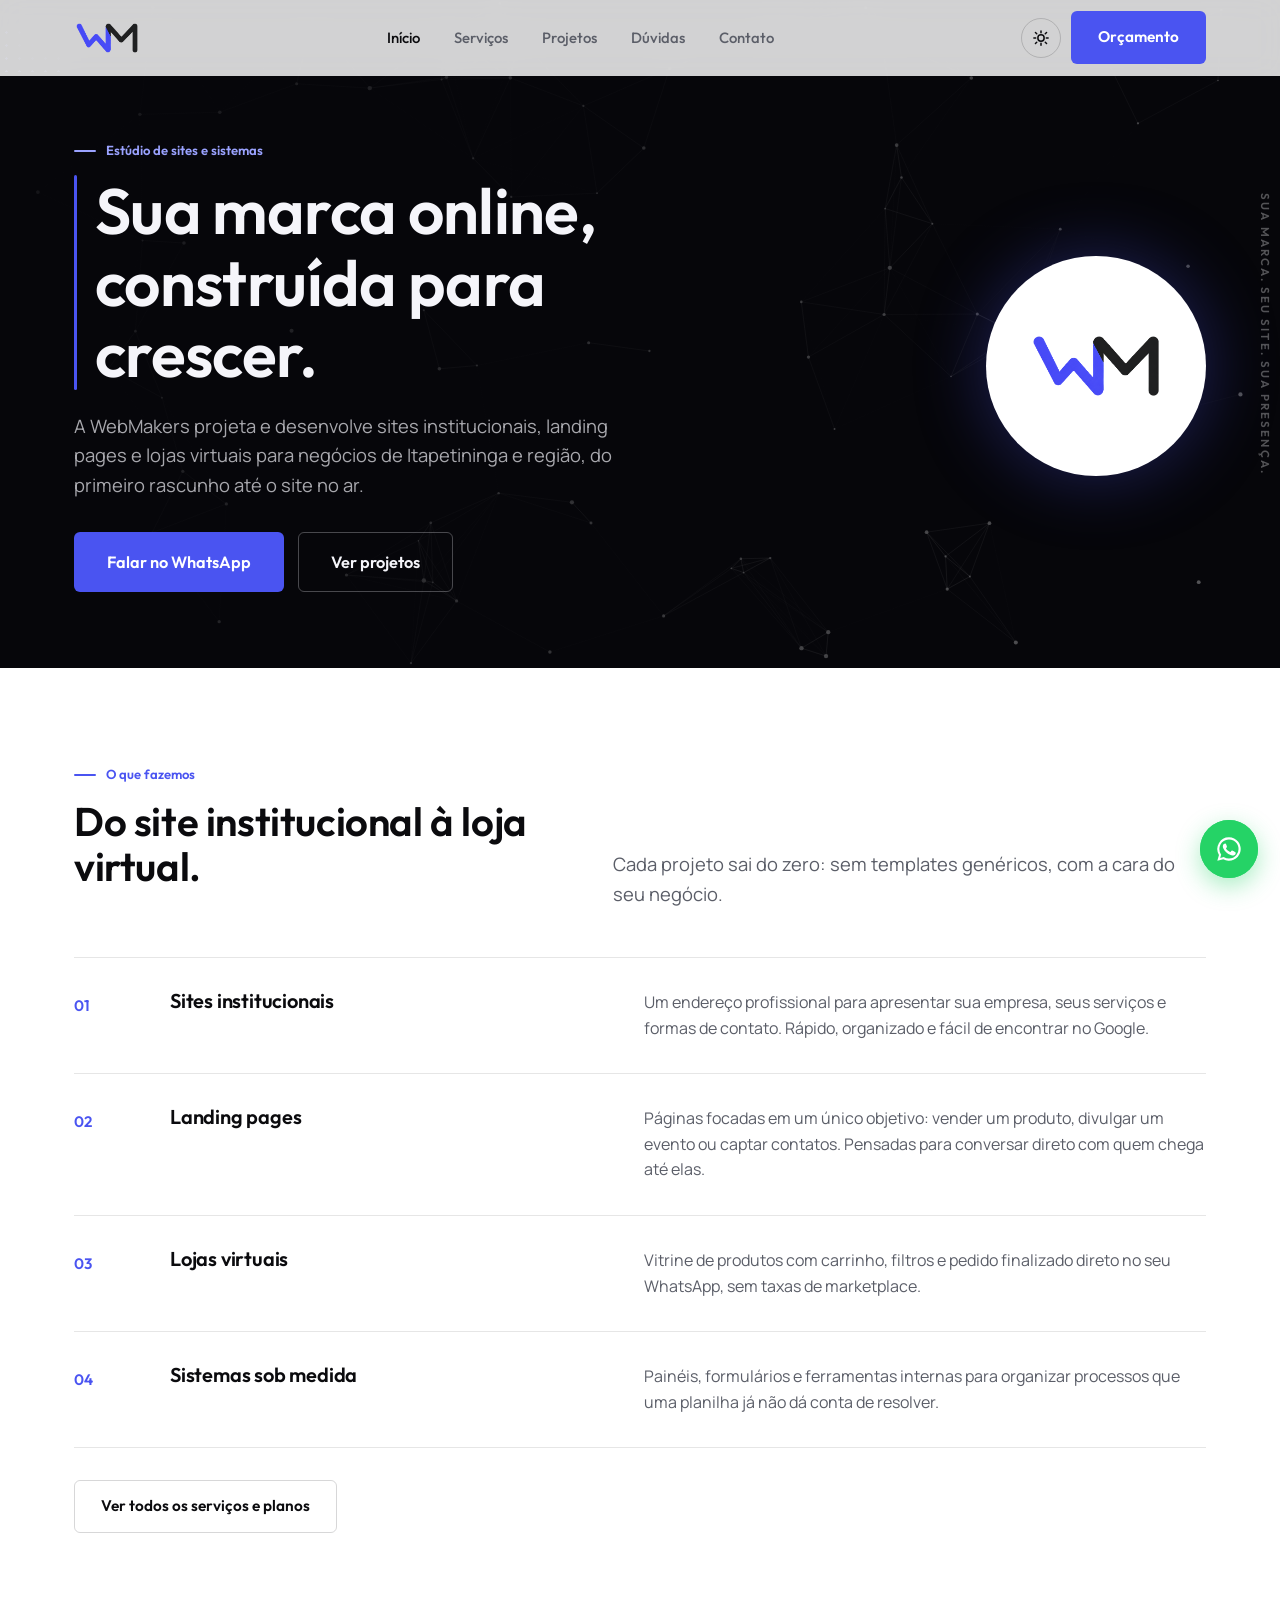
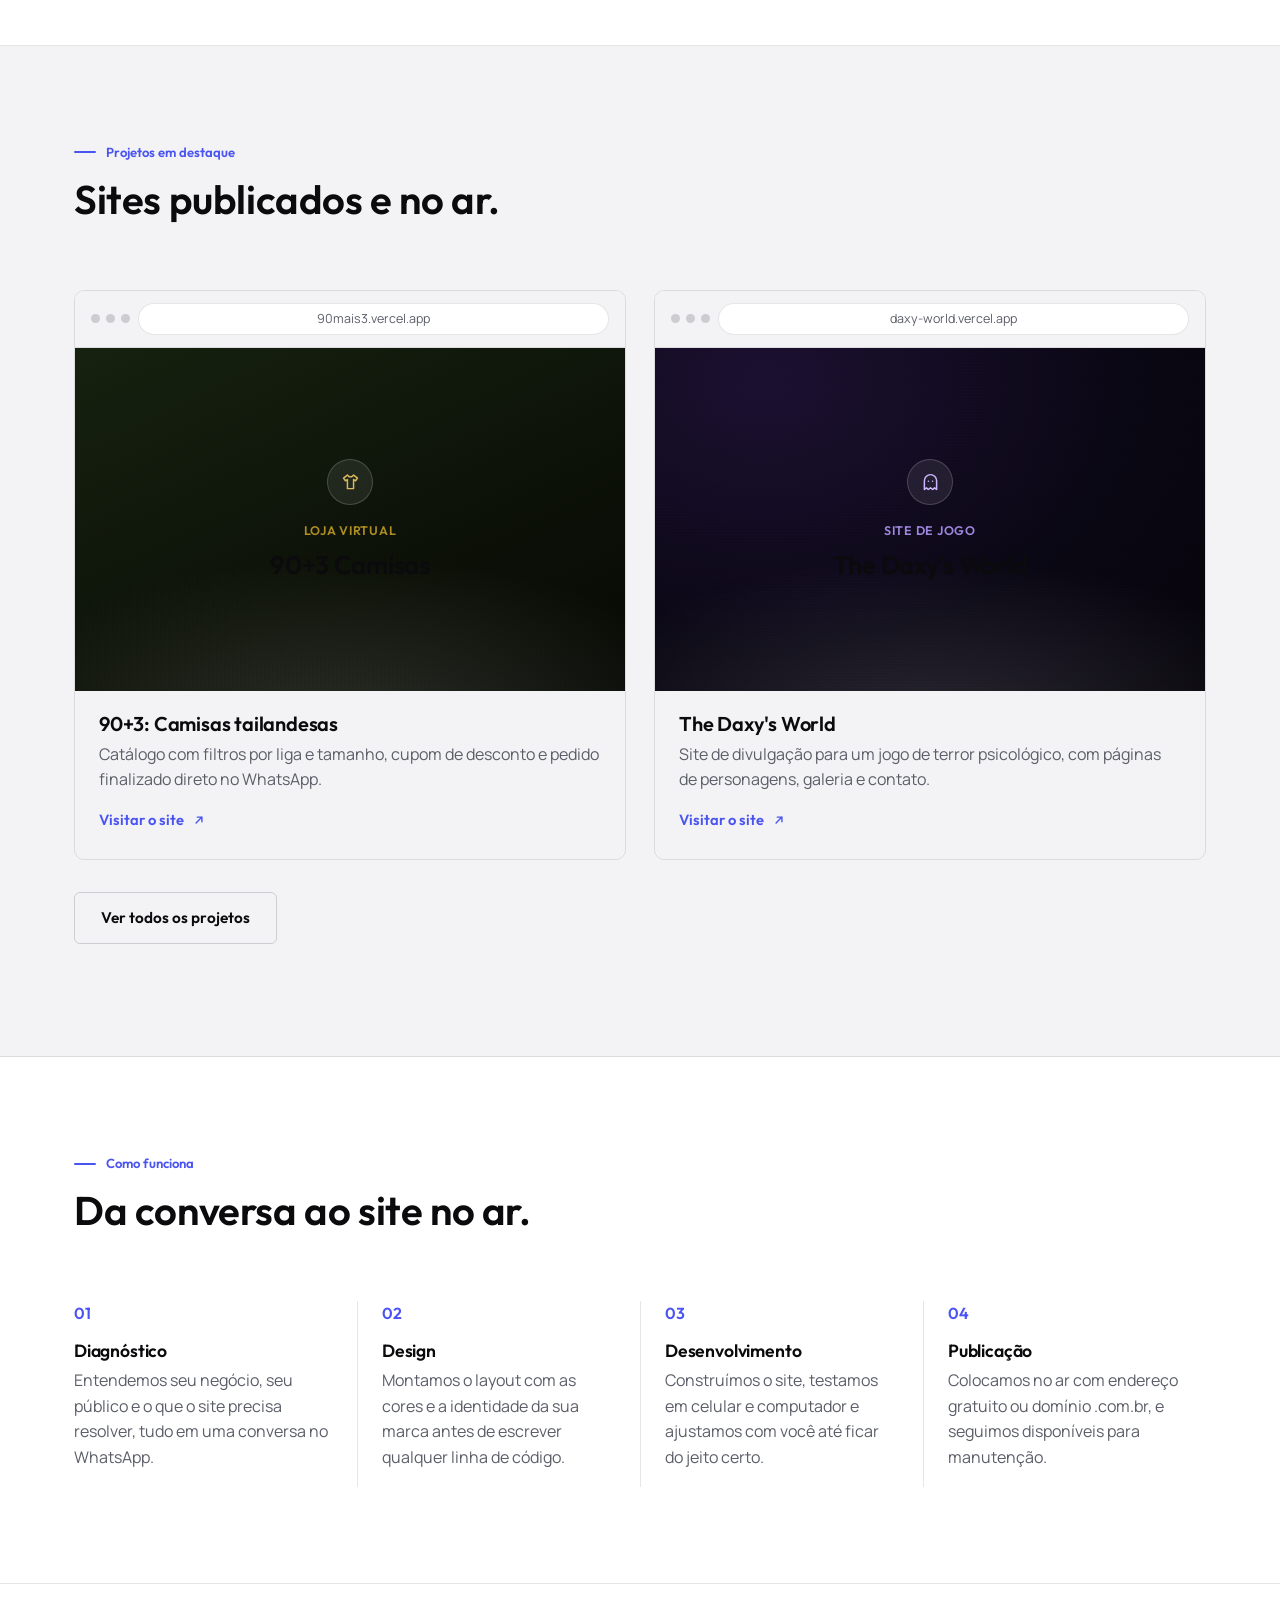
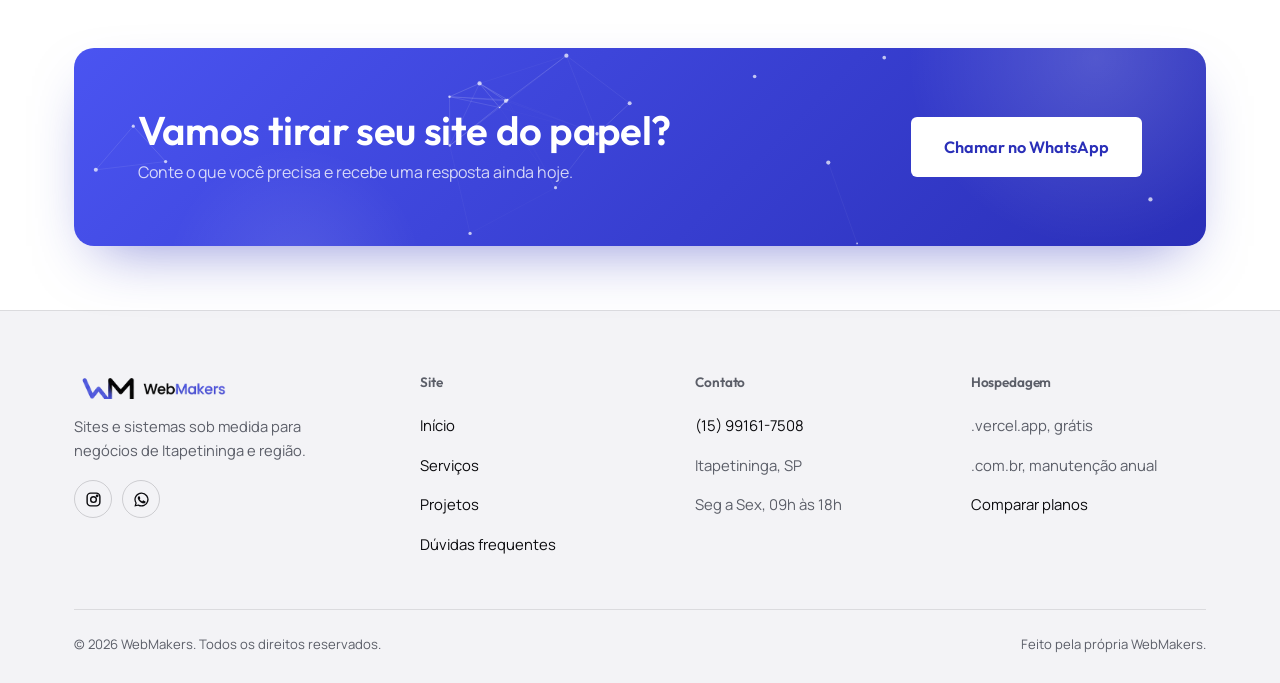
<file: index.html>
<!doctype html>
<html lang="pt-BR" data-theme="light">
<head>
<meta charset="UTF-8">
<meta name="viewport" content="width=device-width, initial-scale=1.0">
<title>WebMakers | Sites e sistemas sob medida em Itapetininga</title>
<meta name="description" content="A WebMakers cria sites institucionais, landing pages, lojas virtuais e sistemas sob medida para negócios de Itapetininga e região. Fale com a gente pelo WhatsApp.">
<link rel="icon" href="assets/favicon-32.png" sizes="32x32" type="image/png">
<link rel="icon" href="assets/favicon-192.png" sizes="192x192" type="image/png">
<link rel="apple-touch-icon" href="assets/apple-touch-icon.png">
<link rel="preconnect" href="https://fonts.googleapis.com">
<link rel="preconnect" href="https://fonts.gstatic.com" crossorigin>
<link href="https://fonts.googleapis.com/css2?family=Outfit:wght@500;600;700&family=Manrope:wght@400;500;600;700&display=swap" rel="stylesheet">
<link rel="stylesheet" href="css/style.css">
</head>
<body>

<header class="site-header">
  <div class="container">
    <a href="index.html" class="brand" aria-label="Página inicial da WebMakers">
      <img class="mark-light" src="assets/icon-mark.png" alt="WebMakers">
      <img class="mark-dark" src="assets/icon-mark-dark.png" alt="WebMakers">
    </a>

    <nav class="nav-desktop" aria-label="Navegação principal">
      <a href="index.html" aria-current="page">Início</a>
      <a href="servicos.html">Serviços</a>
      <a href="projetos.html">Projetos</a>
      <a href="faq.html">Dúvidas</a>
      <a href="contato.html">Contato</a>
    </nav>

    <div class="header-actions">
      <button class="theme-toggle" type="button" aria-label="Alternar tema claro/escuro" aria-pressed="false">
        <svg class="icon-sun" viewBox="0 0 24 24" fill="none" stroke="currentColor" stroke-width="2" stroke-linecap="round"><circle cx="12" cy="12" r="4.2"/><path d="M12 2.5v2.4M12 19.1v2.4M4.6 4.6l1.7 1.7M17.7 17.7l1.7 1.7M2.5 12h2.4M19.1 12h2.4M4.6 19.4l1.7-1.7M17.7 6.3l1.7-1.7"/></svg>
        <svg class="icon-moon" viewBox="0 0 24 24" fill="none" stroke="currentColor" stroke-width="2" stroke-linecap="round" stroke-linejoin="round"><path d="M20 14.5A8.5 8.5 0 1 1 9.5 4a6.8 6.8 0 0 0 10.5 10.5z"/></svg>
      </button>
      <a href="contato.html" class="btn btn-primary">Orçamento</a>
      <button class="nav-toggle" type="button" aria-label="Abrir menu" aria-expanded="false">
        <span></span><span></span><span></span>
      </button>
    </div>
  </div>
</header>

<nav class="mobile-nav" aria-label="Navegação móvel">
  <a href="index.html">Início</a>
  <a href="servicos.html">Serviços</a>
  <a href="projetos.html">Projetos</a>
  <a href="faq.html">Dúvidas</a>
  <a href="contato.html">Contato</a>
  <a href="https://wa.me/5515991617508" class="btn btn-primary btn-block" target="_blank" rel="noopener">Falar no WhatsApp</a>
</nav>

<main id="conteudo">

  <!-- HERO -->
  <section class="hero network-bg" data-max-particles="85" data-density="8000" data-link-dist="140">
    <div class="hero-decor">
      <span class="dot-grid dot-grid--tl"></span>
      <span class="hero-tagline-vertical">SUA MARCA. SEU SITE. SUA PRESENÇA.</span>
    </div>
    <div class="container">
      <div class="hero-inner">
        <div class="hero-copy">
          <p class="eyebrow">Estúdio de sites e sistemas</p>
          <div class="hero-heading">
            <span class="hero-rule" aria-hidden="true"></span>
            <h1>Sua marca online, construída para crescer.</h1>
          </div>
          <p class="lede">A WebMakers projeta e desenvolve sites institucionais, landing pages e lojas virtuais para negócios de Itapetininga e região, do primeiro rascunho até o site no ar.</p>
          <div class="hero-ctas">
            <a href="https://wa.me/5515991617508?text=Ol%C3%A1%2C%20vim%20pelo%20site%20e%20quero%20um%20or%C3%A7amento" class="btn btn-primary btn-lg" target="_blank" rel="noopener">Falar no WhatsApp</a>
            <a href="projetos.html" class="btn btn-outline btn-lg">Ver projetos</a>
          </div>
        </div>

        <div class="hero-badge">
          <div class="hero-badge-circle">
            <img src="assets/icon-mark.png" alt="Símbolo WM da WebMakers">
          </div>
        </div>
      </div>
    </div>
  </section>

  <!-- SERVICES OVERVIEW -->
  <section class="section">
    <div class="container">
      <div class="section-head">
        <div>
          <p class="eyebrow">O que fazemos</p>
          <h2>Do site institucional à loja virtual.</h2>
        </div>
        <p class="lede">Cada projeto sai do zero: sem templates genéricos, com a cara do seu negócio.</p>
      </div>

      <div class="signal-list">
        <div class="signal-item">
          <span class="idx">01</span>
          <h3>Sites institucionais</h3>
          <p>Um endereço profissional para apresentar sua empresa, seus serviços e formas de contato. Rápido, organizado e fácil de encontrar no Google.</p>
        </div>
        <div class="signal-item">
          <span class="idx">02</span>
          <h3>Landing pages</h3>
          <p>Páginas focadas em um único objetivo: vender um produto, divulgar um evento ou captar contatos. Pensadas para conversar direto com quem chega até elas.</p>
        </div>
        <div class="signal-item">
          <span class="idx">03</span>
          <h3>Lojas virtuais</h3>
          <p>Vitrine de produtos com carrinho, filtros e pedido finalizado direto no seu WhatsApp, sem taxas de marketplace.</p>
        </div>
        <div class="signal-item">
          <span class="idx">04</span>
          <h3>Sistemas sob medida</h3>
          <p>Painéis, formulários e ferramentas internas para organizar processos que uma planilha já não dá conta de resolver.</p>
        </div>
      </div>

      <p style="margin-top:32px;"><a href="servicos.html" class="btn btn-outline">Ver todos os serviços e planos</a></p>
    </div>
  </section>

  <!-- FEATURED PROJECTS -->
  <section class="section section--cloud">
    <div class="container">
      <div class="section-head">
        <div>
          <p class="eyebrow">Projetos em destaque</p>
          <h2>Sites publicados e no ar.</h2>
        </div>
      </div>

      <div class="project-grid">
        <a class="project-card" href="https://90mais3.vercel.app" target="_blank" rel="noopener">
          <div class="browser-chrome">
            <div class="dots"><span></span><span></span><span></span></div>
            <div class="url">90mais3.vercel.app</div>
          </div>
          <div class="project-preview preview--futebol">
            <div class="preview-label">
              <div class="preview-icon">
                <svg viewBox="0 0 24 24" fill="none" stroke="currentColor" stroke-width="1.7" stroke-linecap="round" stroke-linejoin="round"><path d="M8.5 3.5 4 7l2.2 3 2.3-1.3V19h7V8.7L17.8 10 20 7l-4.5-3.5-2 2h-3z"/></svg>
              </div>
              <p class="kicker">Loja virtual</p>
              <h4>90+3 Camisas</h4>
            </div>
          </div>
          <div class="project-body">
            <h3>90+3: Camisas tailandesas</h3>
            <p>Catálogo com filtros por liga e tamanho, cupom de desconto e pedido finalizado direto no WhatsApp.</p>
            <span class="project-link">Visitar o site
              <svg width="14" height="14" viewBox="0 0 24 24" fill="none" stroke="currentColor" stroke-width="2.4" stroke-linecap="round" stroke-linejoin="round"><path d="M7 17 17 7M9 7h8v8"/></svg>
            </span>
          </div>
        </a>

        <a class="project-card" href="https://daxy-world.vercel.app" target="_blank" rel="noopener">
          <div class="browser-chrome">
            <div class="dots"><span></span><span></span><span></span></div>
            <div class="url">daxy-world.vercel.app</div>
          </div>
          <div class="project-preview preview--daxy">
            <div class="preview-label">
              <div class="preview-icon">
                <svg viewBox="0 0 24 24" fill="none" stroke="currentColor" stroke-width="1.7" stroke-linecap="round" stroke-linejoin="round"><path d="M5 20V10a7 7 0 0 1 14 0v10l-2.4-1.9-2 1.9-2.6-1.9-2.6 1.9-2-1.9z"/><circle cx="9.6" cy="10.5" r=".9" fill="currentColor" stroke="none"/><circle cx="14.4" cy="10.5" r=".9" fill="currentColor" stroke="none"/></svg>
              </div>
              <p class="kicker">Site de jogo</p>
              <h4>The Daxy's World</h4>
            </div>
          </div>
          <div class="project-body">
            <h3>The Daxy's World</h3>
            <p>Site de divulgação para um jogo de terror psicológico, com páginas de personagens, galeria e contato.</p>
            <span class="project-link">Visitar o site
              <svg width="14" height="14" viewBox="0 0 24 24" fill="none" stroke="currentColor" stroke-width="2.4" stroke-linecap="round" stroke-linejoin="round"><path d="M7 17 17 7M9 7h8v8"/></svg>
            </span>
          </div>
        </a>
      </div>

      <p style="margin-top:32px;"><a href="projetos.html" class="btn btn-outline">Ver todos os projetos</a></p>
    </div>
  </section>

  <!-- PROCESS -->
  <section class="section">
    <div class="container">
      <div class="section-head">
        <div>
          <p class="eyebrow">Como funciona</p>
          <h2>Da conversa ao site no ar.</h2>
        </div>
      </div>
      <div class="steps">
        <div class="step">
          <span class="idx">01</span>
          <h3>Diagnóstico</h3>
          <p>Entendemos seu negócio, seu público e o que o site precisa resolver, tudo em uma conversa no WhatsApp.</p>
        </div>
        <div class="step">
          <span class="idx">02</span>
          <h3>Design</h3>
          <p>Montamos o layout com as cores e a identidade da sua marca antes de escrever qualquer linha de código.</p>
        </div>
        <div class="step">
          <span class="idx">03</span>
          <h3>Desenvolvimento</h3>
          <p>Construímos o site, testamos em celular e computador e ajustamos com você até ficar do jeito certo.</p>
        </div>
        <div class="step">
          <span class="idx">04</span>
          <h3>Publicação</h3>
          <p>Colocamos no ar com endereço gratuito ou domínio .com.br, e seguimos disponíveis para manutenção.</p>
        </div>
      </div>
    </div>
  </section>

  <!-- CTA -->
  <section class="section--tight">
    <div class="container">
      <div class="cta-band network-bg" data-max-particles="40" data-density="9500" data-link-dist="110">
        <div>
          <h2>Vamos tirar seu site do papel?</h2>
          <p>Conte o que você precisa e recebe uma resposta ainda hoje.</p>
        </div>
        <a href="https://wa.me/5515991617508?text=Ol%C3%A1%2C%20vim%20pelo%20site%20e%20quero%20um%20or%C3%A7amento" class="btn btn-primary btn-lg" target="_blank" rel="noopener">Chamar no WhatsApp</a>
      </div>
    </div>
  </section>

</main>

<footer class="site-footer">
  <div class="container">
    <div class="footer-top">
      <div class="footer-brand">
        <img class="logo-light" src="assets/logo-light.png" alt="WebMakers">
        <img class="logo-dark" src="assets/logo-dark.png" alt="WebMakers">
        <p>Sites e sistemas sob medida para negócios de Itapetininga e região.</p>
        <div class="footer-social">
          <a href="https://www.instagram.com/webmaker.itape/" target="_blank" rel="noopener" aria-label="Instagram da WebMakers">
            <svg width="17" height="17" viewBox="0 0 24 24" fill="none" stroke="currentColor" stroke-width="2"><rect x="3" y="3" width="18" height="18" rx="5"/><circle cx="12" cy="12" r="4"/><circle cx="17.2" cy="6.8" r="1"/></svg>
          </a>
          <a href="https://wa.me/5515991617508" target="_blank" rel="noopener" aria-label="WhatsApp da WebMakers">
            <svg width="17" height="17" viewBox="0 0 24 24" fill="currentColor"><path d="M12 2a10 10 0 0 0-8.6 15.1L2 22l5.1-1.3A10 10 0 1 0 12 2zm0 18.2a8.2 8.2 0 0 1-4.2-1.1l-.3-.2-3 .8.8-2.9-.2-.3A8.2 8.2 0 1 1 12 20.2zm4.5-6.1c-.2-.1-1.5-.7-1.7-.8-.2-.1-.4-.1-.6.1-.2.2-.7.8-.8 1-.2.2-.3.2-.5.1-.2-.1-1-.4-2-1.2-.7-.6-1.2-1.4-1.4-1.6-.1-.2 0-.4.1-.5.1-.1.2-.3.4-.4.1-.2.2-.3.2-.5.1-.2 0-.4 0-.5 0-.1-.6-1.5-.8-2-.2-.5-.4-.4-.6-.4h-.5c-.2 0-.5.1-.7.3-.2.2-.9.9-.9 2.2s1 2.6 1.1 2.7c.1.2 2 3 4.7 4.2.7.3 1.2.5 1.6.6.7.2 1.3.2 1.8.1.5-.1 1.5-.6 1.7-1.2.2-.6.2-1.1.2-1.2-.1-.1-.3-.2-.5-.3z"/></svg>
          </a>
        </div>
      </div>

      <div class="footer-col">
        <h4>Site</h4>
        <ul>
          <li><a href="index.html">Início</a></li>
          <li><a href="servicos.html">Serviços</a></li>
          <li><a href="projetos.html">Projetos</a></li>
          <li><a href="faq.html">Dúvidas frequentes</a></li>
        </ul>
      </div>

      <div class="footer-col">
        <h4>Contato</h4>
        <ul>
          <li><a href="https://wa.me/5515991617508" target="_blank" rel="noopener">(15) 99161-7508</a></li>
          <li><span class="muted">Itapetininga, SP</span></li>
          <li><span class="muted">Seg a Sex, 09h às 18h</span></li>
        </ul>
      </div>

      <div class="footer-col">
        <h4>Hospedagem</h4>
        <ul>
          <li><span class="muted">.vercel.app, grátis</span></li>
          <li><span class="muted">.com.br, manutenção anual</span></li>
          <li><a href="servicos.html">Comparar planos</a></li>
        </ul>
      </div>
    </div>

    <div class="footer-bottom">
      <span>© <span data-year>2026</span> WebMakers. Todos os direitos reservados.</span>
      <span>Feito pela própria WebMakers.</span>
    </div>
  </div>
</footer>

<a class="wa-float" href="https://wa.me/5515991617508?text=Ol%C3%A1%2C%20vim%20pelo%20site%20e%20quero%20um%20or%C3%A7amento" target="_blank" rel="noopener" aria-label="Falar no WhatsApp">
  <svg viewBox="0 0 24 24" fill="currentColor"><path d="M12 2a10 10 0 0 0-8.6 15.1L2 22l5.1-1.3A10 10 0 1 0 12 2zm0 18.2a8.2 8.2 0 0 1-4.2-1.1l-.3-.2-3 .8.8-2.9-.2-.3A8.2 8.2 0 1 1 12 20.2zm4.5-6.1c-.2-.1-1.5-.7-1.7-.8-.2-.1-.4-.1-.6.1-.2.2-.7.8-.8 1-.2.2-.3.2-.5.1-.2-.1-1-.4-2-1.2-.7-.6-1.2-1.4-1.4-1.6-.1-.2 0-.4.1-.5.1-.1.2-.3.4-.4.1-.2.2-.3.2-.5.1-.2 0-.4 0-.5 0-.1-.6-1.5-.8-2-.2-.5-.4-.4-.6-.4h-.5c-.2 0-.5.1-.7.3-.2.2-.9.9-.9 2.2s1 2.6 1.1 2.7c.1.2 2 3 4.7 4.2.7.3 1.2.5 1.6.6.7.2 1.3.2 1.8.1.5-.1 1.5-.6 1.7-1.2.2-.6.2-1.1.2-1.2-.1-.1-.3-.2-.5-.3z"/></svg>
</a>

<script src="js/main.js"></script>
<script src="js/network-bg.js"></script>
</body>
</html>
</file>
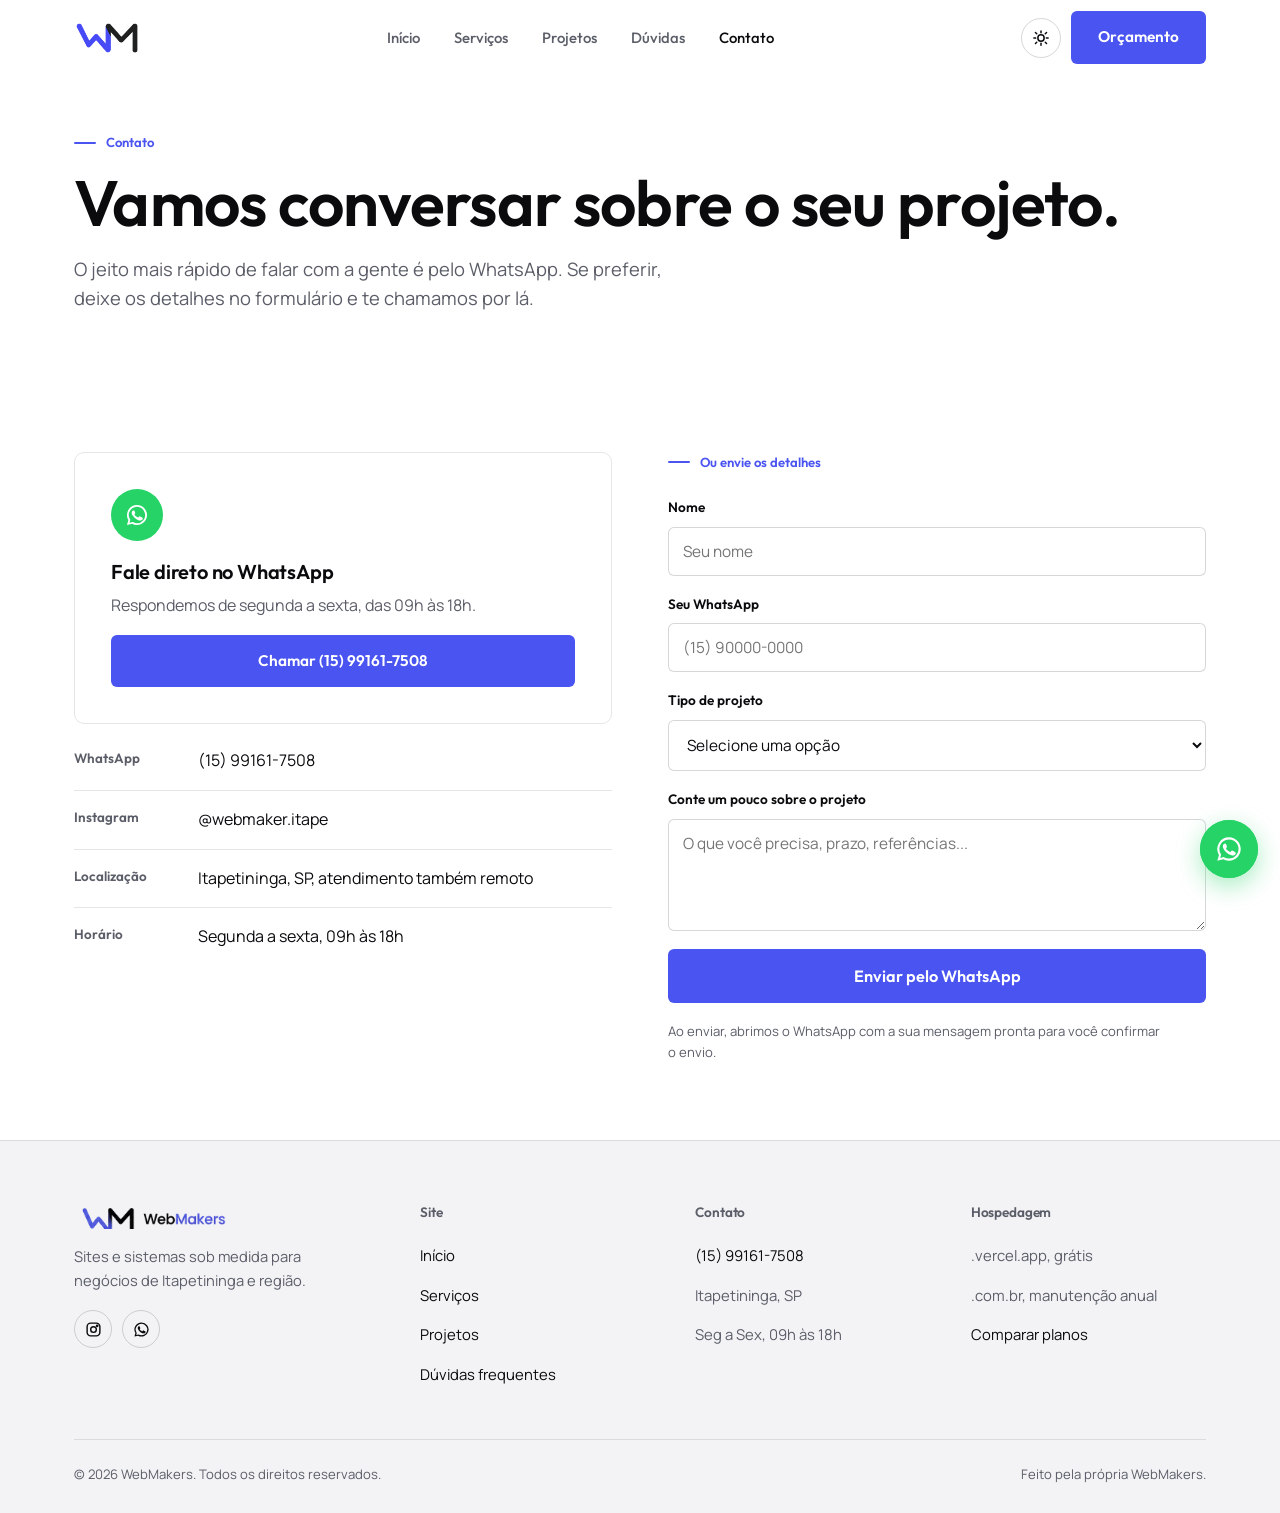
<file: contato.html>
<!doctype html>
<html lang="pt-BR" data-theme="light">
<head>
<meta charset="UTF-8">
<meta name="viewport" content="width=device-width, initial-scale=1.0">
<title>WebMakers | Contato</title>
<meta name="description" content="Fale com a WebMakers pelo WhatsApp (15) 99161-7508 ou envie os detalhes do seu projeto pelo formulário.">
<link rel="icon" href="assets/favicon-32.png" sizes="32x32" type="image/png">
<link rel="icon" href="assets/favicon-192.png" sizes="192x192" type="image/png">
<link rel="apple-touch-icon" href="assets/apple-touch-icon.png">
<link rel="preconnect" href="https://fonts.googleapis.com">
<link rel="preconnect" href="https://fonts.gstatic.com" crossorigin>
<link href="https://fonts.googleapis.com/css2?family=Outfit:wght@500;600;700&family=Manrope:wght@400;500;600;700&display=swap" rel="stylesheet">
<link rel="stylesheet" href="css/style.css">
</head>
<body>

<header class="site-header">
  <div class="container">
    <a href="index.html" class="brand" aria-label="Página inicial da WebMakers">
      <img class="mark-light" src="assets/icon-mark.png" alt="WebMakers">
      <img class="mark-dark" src="assets/icon-mark-dark.png" alt="WebMakers">
    </a>

    <nav class="nav-desktop" aria-label="Navegação principal">
      <a href="index.html">Início</a>
      <a href="servicos.html">Serviços</a>
      <a href="projetos.html">Projetos</a>
      <a href="faq.html">Dúvidas</a>
      <a href="contato.html" aria-current="page">Contato</a>
    </nav>

    <div class="header-actions">
      <button class="theme-toggle" type="button" aria-label="Alternar tema claro/escuro" aria-pressed="false">
        <svg class="icon-sun" viewBox="0 0 24 24" fill="none" stroke="currentColor" stroke-width="2" stroke-linecap="round"><circle cx="12" cy="12" r="4.2"/><path d="M12 2.5v2.4M12 19.1v2.4M4.6 4.6l1.7 1.7M17.7 17.7l1.7 1.7M2.5 12h2.4M19.1 12h2.4M4.6 19.4l1.7-1.7M17.7 6.3l1.7-1.7"/></svg>
        <svg class="icon-moon" viewBox="0 0 24 24" fill="none" stroke="currentColor" stroke-width="2" stroke-linecap="round" stroke-linejoin="round"><path d="M20 14.5A8.5 8.5 0 1 1 9.5 4a6.8 6.8 0 0 0 10.5 10.5z"/></svg>
      </button>
      <a href="contato.html" class="btn btn-primary">Orçamento</a>
      <button class="nav-toggle" type="button" aria-label="Abrir menu" aria-expanded="false">
        <span></span><span></span><span></span>
      </button>
    </div>
  </div>
</header>

<nav class="mobile-nav" aria-label="Navegação móvel">
  <a href="index.html">Início</a>
  <a href="servicos.html">Serviços</a>
  <a href="projetos.html">Projetos</a>
  <a href="faq.html">Dúvidas</a>
  <a href="contato.html">Contato</a>
  <a href="https://wa.me/5515991617508" class="btn btn-primary btn-block" target="_blank" rel="noopener">Falar no WhatsApp</a>
</nav>

<main id="conteudo">

  <section class="page-hero">
    <div class="container">
      <p class="eyebrow">Contato</p>
      <h1>Vamos conversar sobre o seu projeto.</h1>
      <p class="lede">O jeito mais rápido de falar com a gente é pelo WhatsApp. Se preferir, deixe os detalhes no formulário e te chamamos por lá.</p>
    </div>
  </section>

  <section class="section--tight">
    <div class="container">
      <div class="contact-grid">

        <div>
          <div class="whatsapp-card">
            <div class="wa-icon">
              <svg width="24" height="24" viewBox="0 0 24 24" fill="currentColor"><path d="M12 2a10 10 0 0 0-8.6 15.1L2 22l5.1-1.3A10 10 0 1 0 12 2zm0 18.2a8.2 8.2 0 0 1-4.2-1.1l-.3-.2-3 .8.8-2.9-.2-.3A8.2 8.2 0 1 1 12 20.2zm4.5-6.1c-.2-.1-1.5-.7-1.7-.8-.2-.1-.4-.1-.6.1-.2.2-.7.8-.8 1-.2.2-.3.2-.5.1-.2-.1-1-.4-2-1.2-.7-.6-1.2-1.4-1.4-1.6-.1-.2 0-.4.1-.5.1-.1.2-.3.4-.4.1-.2.2-.3.2-.5.1-.2 0-.4 0-.5 0-.1-.6-1.5-.8-2-.2-.5-.4-.4-.6-.4h-.5c-.2 0-.5.1-.7.3-.2.2-.9.9-.9 2.2s1 2.6 1.1 2.7c.1.2 2 3 4.7 4.2.7.3 1.2.5 1.6.6.7.2 1.3.2 1.8.1.5-.1 1.5-.6 1.7-1.2.2-.6.2-1.1.2-1.2-.1-.1-.3-.2-.5-.3z"/></svg>
            </div>
            <h3>Fale direto no WhatsApp</h3>
            <p>Respondemos de segunda a sexta, das 09h às 18h.</p>
            <a href="https://wa.me/5515991617508?text=Ol%C3%A1%2C%20vim%20pelo%20site%20e%20quero%20um%20or%C3%A7amento" class="btn btn-primary btn-block" target="_blank" rel="noopener">Chamar (15) 99161-7508</a>
          </div>

          <div style="margin-top:8px;">
            <div class="contact-detail">
              <span class="label">WhatsApp</span>
              <span class="value"><a href="https://wa.me/5515991617508" target="_blank" rel="noopener">(15) 99161-7508</a></span>
            </div>
            <div class="contact-detail">
              <span class="label">Instagram</span>
              <span class="value"><a href="https://www.instagram.com/webmaker.itape/" target="_blank" rel="noopener">@webmaker.itape</a></span>
            </div>
            <div class="contact-detail">
              <span class="label">Localização</span>
              <span class="value">Itapetininga, SP, atendimento também remoto</span>
            </div>
            <div class="contact-detail">
              <span class="label">Horário</span>
              <span class="value">Segunda a sexta, 09h às 18h</span>
            </div>
          </div>
        </div>

        <form class="contact-form" id="contactForm">
          <p class="eyebrow" style="margin-bottom:6px;">Ou envie os detalhes</p>
          <div class="field">
            <label for="name">Nome</label>
            <input type="text" id="name" name="name" placeholder="Seu nome" required>
          </div>
          <div class="field">
            <label for="phone">Seu WhatsApp</label>
            <input type="tel" id="phone" name="phone" placeholder="(15) 90000-0000" required>
          </div>
          <div class="field">
            <label for="service">Tipo de projeto</label>
            <select id="service" name="service" required>
              <option value="" disabled selected>Selecione uma opção</option>
              <option>Site institucional</option>
              <option>Landing page</option>
              <option>Loja virtual</option>
              <option>Sistema sob medida</option>
              <option>Manutenção de site existente</option>
              <option>Ainda não sei</option>
            </select>
          </div>
          <div class="field">
            <label for="message">Conte um pouco sobre o projeto</label>
            <textarea id="message" name="message" rows="4" placeholder="O que você precisa, prazo, referências..."></textarea>
          </div>
          <button type="submit" class="btn btn-primary btn-lg btn-block">Enviar pelo WhatsApp</button>
          <p class="form-note">Ao enviar, abrimos o WhatsApp com a sua mensagem pronta para você confirmar o envio.</p>
        </form>

      </div>
    </div>
  </section>

</main>

<footer class="site-footer">
  <div class="container">
    <div class="footer-top">
      <div class="footer-brand">
        <img class="logo-light" src="assets/logo-light.png" alt="WebMakers">
        <img class="logo-dark" src="assets/logo-dark.png" alt="WebMakers">
        <p>Sites e sistemas sob medida para negócios de Itapetininga e região.</p>
        <div class="footer-social">
          <a href="https://www.instagram.com/webmaker.itape/" target="_blank" rel="noopener" aria-label="Instagram da WebMakers">
            <svg width="17" height="17" viewBox="0 0 24 24" fill="none" stroke="currentColor" stroke-width="2"><rect x="3" y="3" width="18" height="18" rx="5"/><circle cx="12" cy="12" r="4"/><circle cx="17.2" cy="6.8" r="1"/></svg>
          </a>
          <a href="https://wa.me/5515991617508" target="_blank" rel="noopener" aria-label="WhatsApp da WebMakers">
            <svg width="17" height="17" viewBox="0 0 24 24" fill="currentColor"><path d="M12 2a10 10 0 0 0-8.6 15.1L2 22l5.1-1.3A10 10 0 1 0 12 2zm0 18.2a8.2 8.2 0 0 1-4.2-1.1l-.3-.2-3 .8.8-2.9-.2-.3A8.2 8.2 0 1 1 12 20.2zm4.5-6.1c-.2-.1-1.5-.7-1.7-.8-.2-.1-.4-.1-.6.1-.2.2-.7.8-.8 1-.2.2-.3.2-.5.1-.2-.1-1-.4-2-1.2-.7-.6-1.2-1.4-1.4-1.6-.1-.2 0-.4.1-.5.1-.1.2-.3.4-.4.1-.2.2-.3.2-.5.1-.2 0-.4 0-.5 0-.1-.6-1.5-.8-2-.2-.5-.4-.4-.6-.4h-.5c-.2 0-.5.1-.7.3-.2.2-.9.9-.9 2.2s1 2.6 1.1 2.7c.1.2 2 3 4.7 4.2.7.3 1.2.5 1.6.6.7.2 1.3.2 1.8.1.5-.1 1.5-.6 1.7-1.2.2-.6.2-1.1.2-1.2-.1-.1-.3-.2-.5-.3z"/></svg>
          </a>
        </div>
      </div>

      <div class="footer-col">
        <h4>Site</h4>
        <ul>
          <li><a href="index.html">Início</a></li>
          <li><a href="servicos.html">Serviços</a></li>
          <li><a href="projetos.html">Projetos</a></li>
          <li><a href="faq.html">Dúvidas frequentes</a></li>
        </ul>
      </div>

      <div class="footer-col">
        <h4>Contato</h4>
        <ul>
          <li><a href="https://wa.me/5515991617508" target="_blank" rel="noopener">(15) 99161-7508</a></li>
          <li><span class="muted">Itapetininga, SP</span></li>
          <li><span class="muted">Seg a Sex, 09h às 18h</span></li>
        </ul>
      </div>

      <div class="footer-col">
        <h4>Hospedagem</h4>
        <ul>
          <li><span class="muted">.vercel.app, grátis</span></li>
          <li><span class="muted">.com.br, manutenção anual</span></li>
          <li><a href="servicos.html">Comparar planos</a></li>
        </ul>
      </div>
    </div>

    <div class="footer-bottom">
      <span>© <span data-year>2026</span> WebMakers. Todos os direitos reservados.</span>
      <span>Feito pela própria WebMakers.</span>
    </div>
  </div>
</footer>

<a class="wa-float" href="https://wa.me/5515991617508?text=Ol%C3%A1%2C%20vim%20pelo%20site%20e%20quero%20um%20or%C3%A7amento" target="_blank" rel="noopener" aria-label="Falar no WhatsApp">
  <svg viewBox="0 0 24 24" fill="currentColor"><path d="M12 2a10 10 0 0 0-8.6 15.1L2 22l5.1-1.3A10 10 0 1 0 12 2zm0 18.2a8.2 8.2 0 0 1-4.2-1.1l-.3-.2-3 .8.8-2.9-.2-.3A8.2 8.2 0 1 1 12 20.2zm4.5-6.1c-.2-.1-1.5-.7-1.7-.8-.2-.1-.4-.1-.6.1-.2.2-.7.8-.8 1-.2.2-.3.2-.5.1-.2-.1-1-.4-2-1.2-.7-.6-1.2-1.4-1.4-1.6-.1-.2 0-.4.1-.5.1-.1.2-.3.4-.4.1-.2.2-.3.2-.5.1-.2 0-.4 0-.5 0-.1-.6-1.5-.8-2-.2-.5-.4-.4-.6-.4h-.5c-.2 0-.5.1-.7.3-.2.2-.9.9-.9 2.2s1 2.6 1.1 2.7c.1.2 2 3 4.7 4.2.7.3 1.2.5 1.6.6.7.2 1.3.2 1.8.1.5-.1 1.5-.6 1.7-1.2.2-.6.2-1.1.2-1.2-.1-.1-.3-.2-.5-.3z"/></svg>
</a>

<script src="js/main.js"></script>
<script>
  (function () {
    var form = document.getElementById("contactForm");
    if (!form) return;
    form.addEventListener("submit", function (e) {
      e.preventDefault();
      var name = document.getElementById("name").value.trim();
      var phone = document.getElementById("phone").value.trim();
      var service = document.getElementById("service").value.trim();
      var message = document.getElementById("message").value.trim();

      var lines = [
        "Olá! Vim pelo site da WebMakers.",
        "Nome: " + name,
        "WhatsApp: " + phone,
        "Tipo de projeto: " + service
      ];
      if (message) lines.push("Detalhes: " + message);

      var text = encodeURIComponent(lines.join("\n"));
      window.open("https://wa.me/5515991617508?text=" + text, "_blank", "noopener");
    });
  })();
</script>
</body>
</html>
</file>
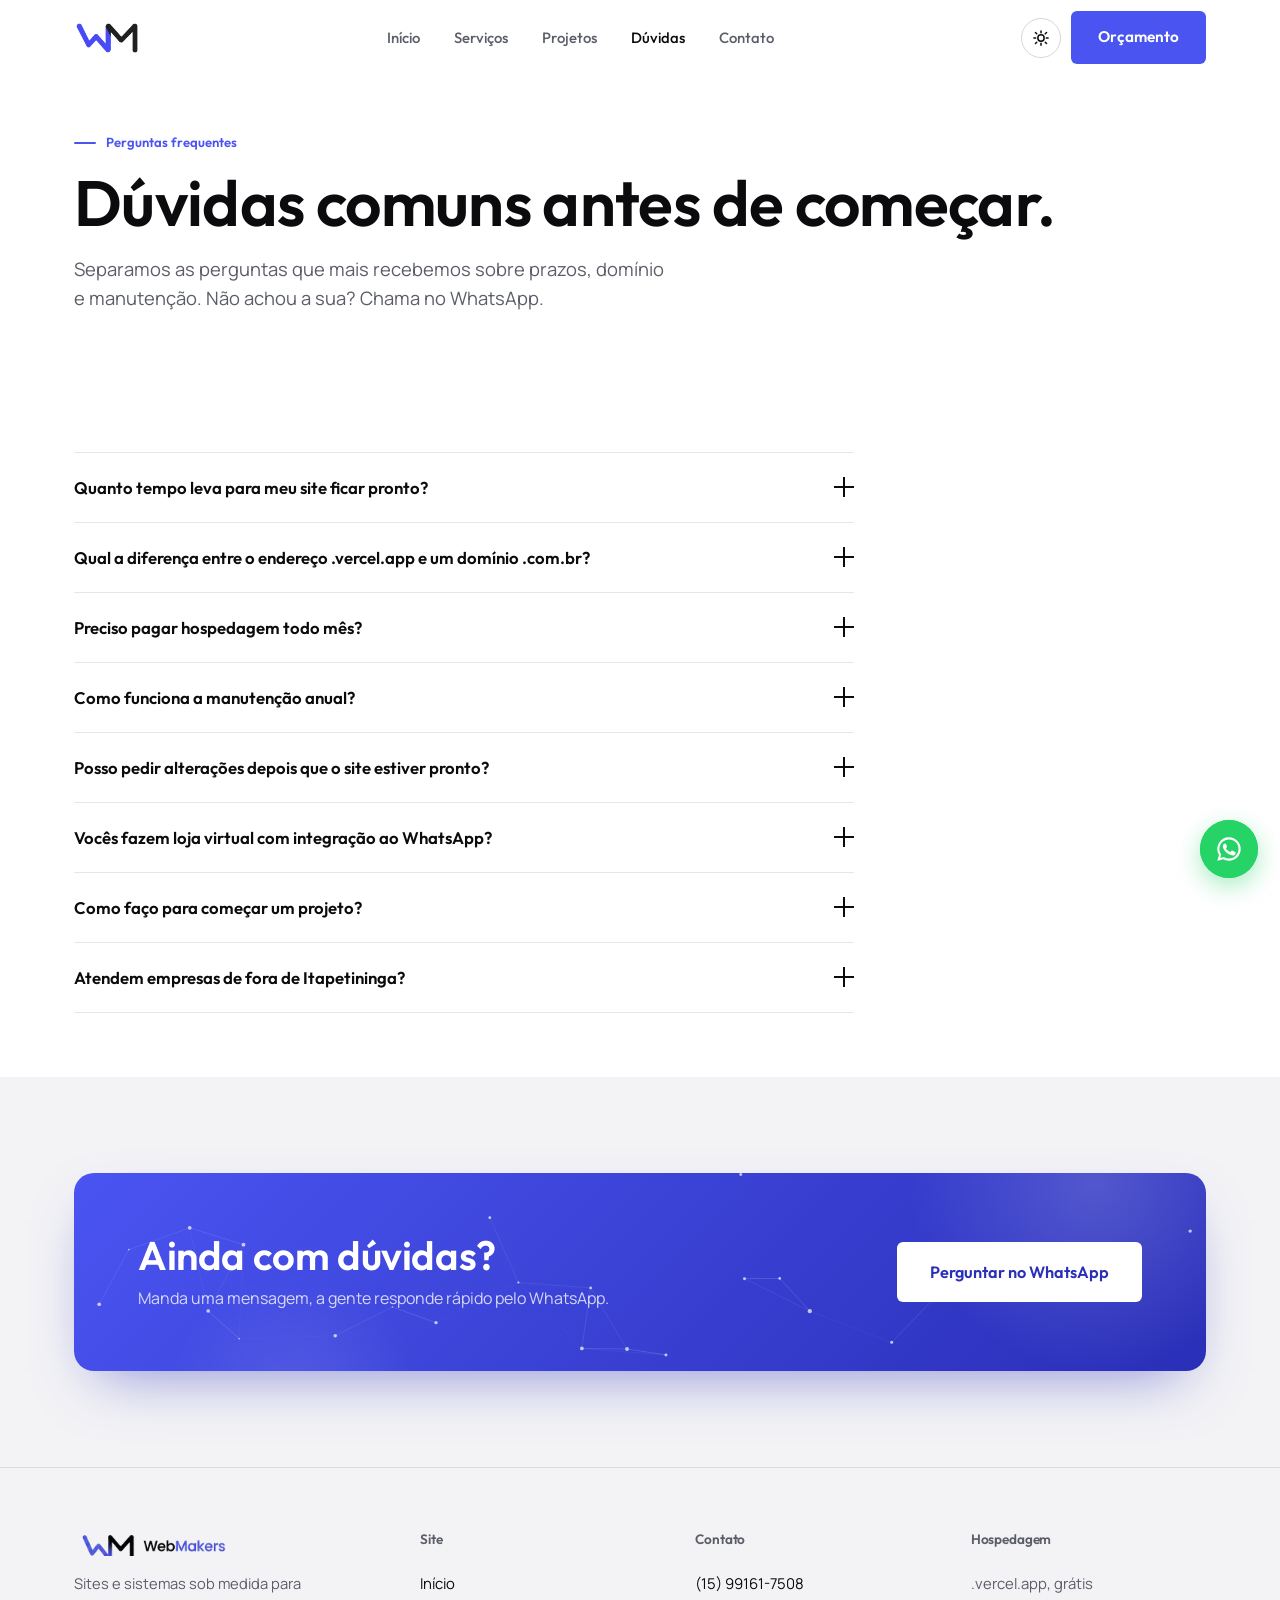
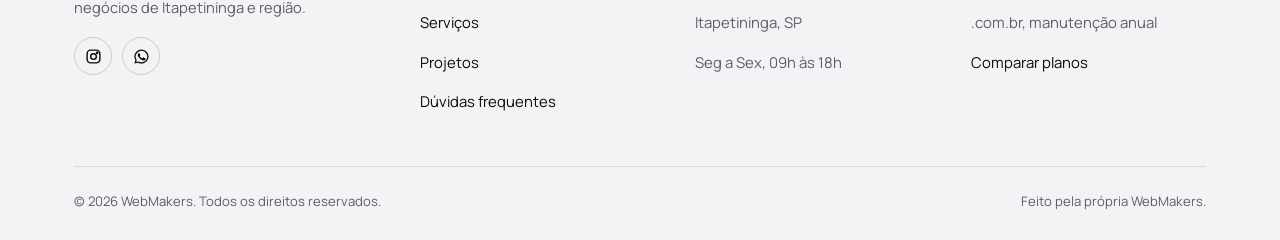
<file: faq.html>
<!doctype html>
<html lang="pt-BR" data-theme="light">
<head>
<meta charset="UTF-8">
<meta name="viewport" content="width=device-width, initial-scale=1.0">
<title>WebMakers | Perguntas Frequentes</title>
<meta name="description" content="Tire suas dúvidas sobre prazos, manutenção, domínio .com.br, endereço gratuito .vercel.app e como funciona um projeto com a WebMakers.">
<link rel="icon" href="assets/favicon-32.png" sizes="32x32" type="image/png">
<link rel="icon" href="assets/favicon-192.png" sizes="192x192" type="image/png">
<link rel="apple-touch-icon" href="assets/apple-touch-icon.png">
<link rel="preconnect" href="https://fonts.googleapis.com">
<link rel="preconnect" href="https://fonts.gstatic.com" crossorigin>
<link href="https://fonts.googleapis.com/css2?family=Outfit:wght@500;600;700&family=Manrope:wght@400;500;600;700&display=swap" rel="stylesheet">
<link rel="stylesheet" href="css/style.css">
</head>
<body>

<header class="site-header">
  <div class="container">
    <a href="index.html" class="brand" aria-label="Página inicial da WebMakers">
      <img class="mark-light" src="assets/icon-mark.png" alt="WebMakers">
      <img class="mark-dark" src="assets/icon-mark-dark.png" alt="WebMakers">
    </a>

    <nav class="nav-desktop" aria-label="Navegação principal">
      <a href="index.html">Início</a>
      <a href="servicos.html">Serviços</a>
      <a href="projetos.html">Projetos</a>
      <a href="faq.html" aria-current="page">Dúvidas</a>
      <a href="contato.html">Contato</a>
    </nav>

    <div class="header-actions">
      <button class="theme-toggle" type="button" aria-label="Alternar tema claro/escuro" aria-pressed="false">
        <svg class="icon-sun" viewBox="0 0 24 24" fill="none" stroke="currentColor" stroke-width="2" stroke-linecap="round"><circle cx="12" cy="12" r="4.2"/><path d="M12 2.5v2.4M12 19.1v2.4M4.6 4.6l1.7 1.7M17.7 17.7l1.7 1.7M2.5 12h2.4M19.1 12h2.4M4.6 19.4l1.7-1.7M17.7 6.3l1.7-1.7"/></svg>
        <svg class="icon-moon" viewBox="0 0 24 24" fill="none" stroke="currentColor" stroke-width="2" stroke-linecap="round" stroke-linejoin="round"><path d="M20 14.5A8.5 8.5 0 1 1 9.5 4a6.8 6.8 0 0 0 10.5 10.5z"/></svg>
      </button>
      <a href="contato.html" class="btn btn-primary">Orçamento</a>
      <button class="nav-toggle" type="button" aria-label="Abrir menu" aria-expanded="false">
        <span></span><span></span><span></span>
      </button>
    </div>
  </div>
</header>

<nav class="mobile-nav" aria-label="Navegação móvel">
  <a href="index.html">Início</a>
  <a href="servicos.html">Serviços</a>
  <a href="projetos.html">Projetos</a>
  <a href="faq.html">Dúvidas</a>
  <a href="contato.html">Contato</a>
  <a href="https://wa.me/5515991617508" class="btn btn-primary btn-block" target="_blank" rel="noopener">Falar no WhatsApp</a>
</nav>

<main id="conteudo">

  <section class="page-hero">
    <div class="container">
      <p class="eyebrow">Perguntas frequentes</p>
      <h1>Dúvidas comuns antes de começar.</h1>
      <p class="lede">Separamos as perguntas que mais recebemos sobre prazos, domínio e manutenção. Não achou a sua? Chama no WhatsApp.</p>
    </div>
  </section>

  <section class="section--tight">
    <div class="container">
      <div class="faq-list">

        <div class="faq-item">
          <button class="faq-q" aria-expanded="false">
            Quanto tempo leva para meu site ficar pronto?
            <span class="plus"></span>
          </button>
          <div class="faq-a">
            <p>Depende do tamanho do projeto. Uma landing page ou site institucional simples costuma ficar pronto em até 5 dias úteis a partir da aprovação do layout. Lojas virtuais e sistemas sob medida levam mais tempo, e passamos um prazo fechado assim que entendemos o escopo.</p>
          </div>
        </div>

        <div class="faq-item">
          <button class="faq-q" aria-expanded="false">
            Qual a diferença entre o endereço .vercel.app e um domínio .com.br?
            <span class="plus"></span>
          </button>
          <div class="faq-a">
            <p>O .vercel.app é um endereço gratuito, ótimo para começar, testar uma ideia ou manter um projeto pessoal no ar sem custo. Já o .com.br é um domínio registrado no seu nome, passa mais confiança para quem visita e fica com a cara do seu negócio. Ele vem junto com um plano de manutenção anual.</p>
          </div>
        </div>

        <div class="faq-item">
          <button class="faq-q" aria-expanded="false">
            Preciso pagar hospedagem todo mês?
            <span class="plus"></span>
          </button>
          <div class="faq-a">
            <p>No plano com endereço .vercel.app, não. A hospedagem é gratuita. No plano com domínio .com.br, o custo é cobrado uma vez por ano, dentro do pacote de manutenção anual, e não como mensalidade.</p>
          </div>
        </div>

        <div class="faq-item">
          <button class="faq-q" aria-expanded="false">
            Como funciona a manutenção anual?
            <span class="plus"></span>
          </button>
          <div class="faq-a">
            <p>A manutenção cobre a renovação do domínio, backups, pequenas atualizações de conteúdo e suporte pelo WhatsApp ao longo do ano. O valor exato depende do tamanho do site e é combinado antes de começarmos o projeto.</p>
          </div>
        </div>

        <div class="faq-item">
          <button class="faq-q" aria-expanded="false">
            Posso pedir alterações depois que o site estiver pronto?
            <span class="plus"></span>
          </button>
          <div class="faq-a">
            <p>Sim. Ajustes durante o desenvolvimento estão incluídos no orçamento combinado. Depois do site publicado, alterações pontuais de conteúdo entram no plano de manutenção; mudanças maiores de estrutura são orçadas à parte.</p>
          </div>
        </div>

        <div class="faq-item">
          <button class="faq-q" aria-expanded="false">
            Vocês fazem loja virtual com integração ao WhatsApp?
            <span class="plus"></span>
          </button>
          <div class="faq-a">
            <p>Sim, foi o caso da loja 90+3 Camisas, um dos nossos projetos. O cliente monta o carrinho no site e finaliza o pedido direto numa conversa de WhatsApp, sem taxas de marketplace sobre a venda.</p>
          </div>
        </div>

        <div class="faq-item">
          <button class="faq-q" aria-expanded="false">
            Como faço para começar um projeto?
            <span class="plus"></span>
          </button>
          <div class="faq-a">
            <p>É só chamar no WhatsApp contando o que você precisa. A gente conversa sobre o objetivo do site, monta uma proposta e, depois de aprovada, já entramos no design.</p>
          </div>
        </div>

        <div class="faq-item">
          <button class="faq-q" aria-expanded="false">
            Atendem empresas de fora de Itapetininga?
            <span class="plus"></span>
          </button>
          <div class="faq-a">
            <p>Sim. Somos baseados em Itapetininga, SP, mas todo o processo, do briefing ao suporte, acontece online. Então atendemos negócios de qualquer cidade.</p>
          </div>
        </div>

      </div>
    </div>
  </section>

  <section class="section section--cloud">
    <div class="container">
      <div class="cta-band network-bg" data-max-particles="40" data-density="9500" data-link-dist="110">
        <div>
          <h2>Ainda com dúvidas?</h2>
          <p>Manda uma mensagem, a gente responde rápido pelo WhatsApp.</p>
        </div>
        <a href="https://wa.me/5515991617508?text=Ol%C3%A1%2C%20tenho%20uma%20d%C3%BAvida%20sobre%20os%20servi%C3%A7os%20da%20WebMakers" class="btn btn-primary btn-lg" target="_blank" rel="noopener">Perguntar no WhatsApp</a>
      </div>
    </div>
  </section>

</main>

<footer class="site-footer">
  <div class="container">
    <div class="footer-top">
      <div class="footer-brand">
        <img class="logo-light" src="assets/logo-light.png" alt="WebMakers">
        <img class="logo-dark" src="assets/logo-dark.png" alt="WebMakers">
        <p>Sites e sistemas sob medida para negócios de Itapetininga e região.</p>
        <div class="footer-social">
          <a href="https://www.instagram.com/webmaker.itape/" target="_blank" rel="noopener" aria-label="Instagram da WebMakers">
            <svg width="17" height="17" viewBox="0 0 24 24" fill="none" stroke="currentColor" stroke-width="2"><rect x="3" y="3" width="18" height="18" rx="5"/><circle cx="12" cy="12" r="4"/><circle cx="17.2" cy="6.8" r="1"/></svg>
          </a>
          <a href="https://wa.me/5515991617508" target="_blank" rel="noopener" aria-label="WhatsApp da WebMakers">
            <svg width="17" height="17" viewBox="0 0 24 24" fill="currentColor"><path d="M12 2a10 10 0 0 0-8.6 15.1L2 22l5.1-1.3A10 10 0 1 0 12 2zm0 18.2a8.2 8.2 0 0 1-4.2-1.1l-.3-.2-3 .8.8-2.9-.2-.3A8.2 8.2 0 1 1 12 20.2zm4.5-6.1c-.2-.1-1.5-.7-1.7-.8-.2-.1-.4-.1-.6.1-.2.2-.7.8-.8 1-.2.2-.3.2-.5.1-.2-.1-1-.4-2-1.2-.7-.6-1.2-1.4-1.4-1.6-.1-.2 0-.4.1-.5.1-.1.2-.3.4-.4.1-.2.2-.3.2-.5.1-.2 0-.4 0-.5 0-.1-.6-1.5-.8-2-.2-.5-.4-.4-.6-.4h-.5c-.2 0-.5.1-.7.3-.2.2-.9.9-.9 2.2s1 2.6 1.1 2.7c.1.2 2 3 4.7 4.2.7.3 1.2.5 1.6.6.7.2 1.3.2 1.8.1.5-.1 1.5-.6 1.7-1.2.2-.6.2-1.1.2-1.2-.1-.1-.3-.2-.5-.3z"/></svg>
          </a>
        </div>
      </div>

      <div class="footer-col">
        <h4>Site</h4>
        <ul>
          <li><a href="index.html">Início</a></li>
          <li><a href="servicos.html">Serviços</a></li>
          <li><a href="projetos.html">Projetos</a></li>
          <li><a href="faq.html">Dúvidas frequentes</a></li>
        </ul>
      </div>

      <div class="footer-col">
        <h4>Contato</h4>
        <ul>
          <li><a href="https://wa.me/5515991617508" target="_blank" rel="noopener">(15) 99161-7508</a></li>
          <li><span class="muted">Itapetininga, SP</span></li>
          <li><span class="muted">Seg a Sex, 09h às 18h</span></li>
        </ul>
      </div>

      <div class="footer-col">
        <h4>Hospedagem</h4>
        <ul>
          <li><span class="muted">.vercel.app, grátis</span></li>
          <li><span class="muted">.com.br, manutenção anual</span></li>
          <li><a href="servicos.html">Comparar planos</a></li>
        </ul>
      </div>
    </div>

    <div class="footer-bottom">
      <span>© <span data-year>2026</span> WebMakers. Todos os direitos reservados.</span>
      <span>Feito pela própria WebMakers.</span>
    </div>
  </div>
</footer>

<a class="wa-float" href="https://wa.me/5515991617508?text=Ol%C3%A1%2C%20vim%20pelo%20site%20e%20quero%20um%20or%C3%A7amento" target="_blank" rel="noopener" aria-label="Falar no WhatsApp">
  <svg viewBox="0 0 24 24" fill="currentColor"><path d="M12 2a10 10 0 0 0-8.6 15.1L2 22l5.1-1.3A10 10 0 1 0 12 2zm0 18.2a8.2 8.2 0 0 1-4.2-1.1l-.3-.2-3 .8.8-2.9-.2-.3A8.2 8.2 0 1 1 12 20.2zm4.5-6.1c-.2-.1-1.5-.7-1.7-.8-.2-.1-.4-.1-.6.1-.2.2-.7.8-.8 1-.2.2-.3.2-.5.1-.2-.1-1-.4-2-1.2-.7-.6-1.2-1.4-1.4-1.6-.1-.2 0-.4.1-.5.1-.1.2-.3.4-.4.1-.2.2-.3.2-.5.1-.2 0-.4 0-.5 0-.1-.6-1.5-.8-2-.2-.5-.4-.4-.6-.4h-.5c-.2 0-.5.1-.7.3-.2.2-.9.9-.9 2.2s1 2.6 1.1 2.7c.1.2 2 3 4.7 4.2.7.3 1.2.5 1.6.6.7.2 1.3.2 1.8.1.5-.1 1.5-.6 1.7-1.2.2-.6.2-1.1.2-1.2-.1-.1-.3-.2-.5-.3z"/></svg>
</a>

<script src="js/main.js"></script>
<script src="js/network-bg.js"></script>
</body>
</html>
</file>
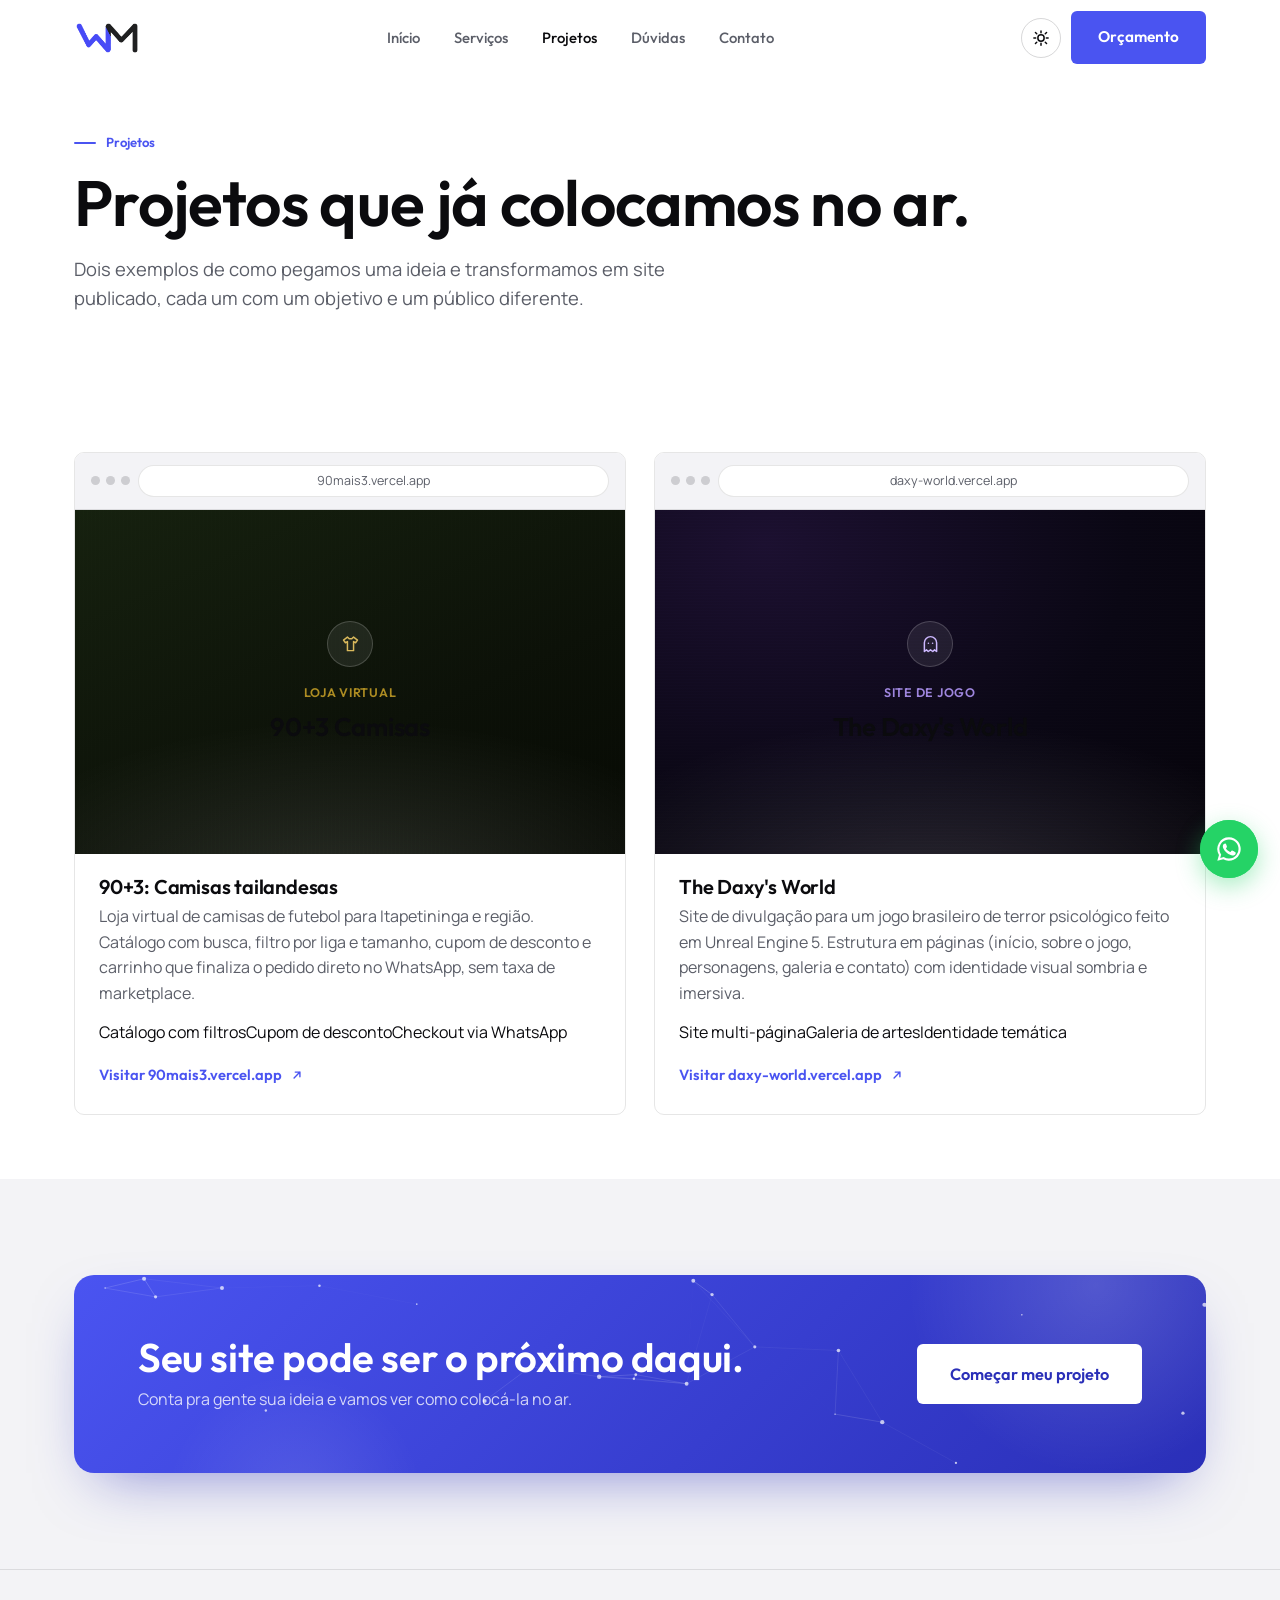
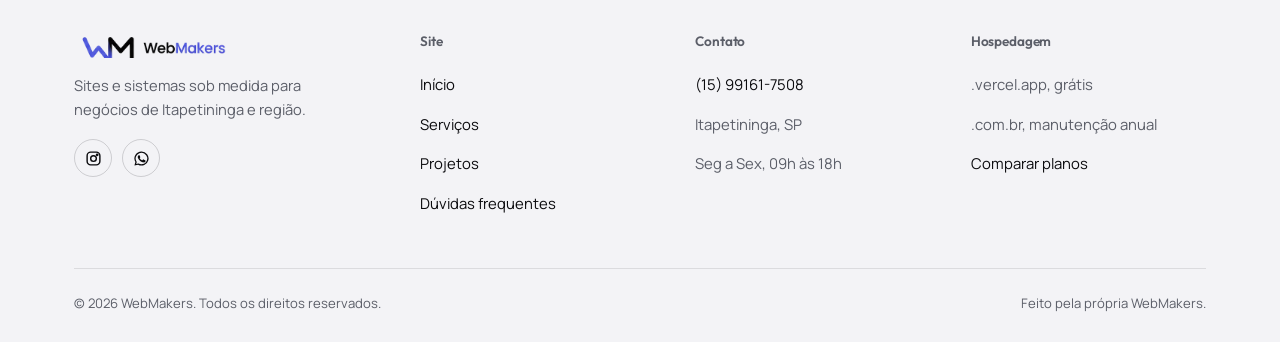
<file: projetos.html>
<!doctype html>
<html lang="pt-BR" data-theme="light">
<head>
<meta charset="UTF-8">
<meta name="viewport" content="width=device-width, initial-scale=1.0">
<title>WebMakers | Projetos</title>
<meta name="description" content="Conheça os projetos publicados pela WebMakers: a loja virtual 90+3 Camisas e o site do jogo The Daxy's World.">
<link rel="icon" href="assets/favicon-32.png" sizes="32x32" type="image/png">
<link rel="icon" href="assets/favicon-192.png" sizes="192x192" type="image/png">
<link rel="apple-touch-icon" href="assets/apple-touch-icon.png">
<link rel="preconnect" href="https://fonts.googleapis.com">
<link rel="preconnect" href="https://fonts.gstatic.com" crossorigin>
<link href="https://fonts.googleapis.com/css2?family=Outfit:wght@500;600;700&family=Manrope:wght@400;500;600;700&display=swap" rel="stylesheet">
<link rel="stylesheet" href="css/style.css">
</head>
<body>

<header class="site-header">
  <div class="container">
    <a href="index.html" class="brand" aria-label="Página inicial da WebMakers">
      <img class="mark-light" src="assets/icon-mark.png" alt="WebMakers">
      <img class="mark-dark" src="assets/icon-mark-dark.png" alt="WebMakers">
    </a>

    <nav class="nav-desktop" aria-label="Navegação principal">
      <a href="index.html">Início</a>
      <a href="servicos.html">Serviços</a>
      <a href="projetos.html" aria-current="page">Projetos</a>
      <a href="faq.html">Dúvidas</a>
      <a href="contato.html">Contato</a>
    </nav>

    <div class="header-actions">
      <button class="theme-toggle" type="button" aria-label="Alternar tema claro/escuro" aria-pressed="false">
        <svg class="icon-sun" viewBox="0 0 24 24" fill="none" stroke="currentColor" stroke-width="2" stroke-linecap="round"><circle cx="12" cy="12" r="4.2"/><path d="M12 2.5v2.4M12 19.1v2.4M4.6 4.6l1.7 1.7M17.7 17.7l1.7 1.7M2.5 12h2.4M19.1 12h2.4M4.6 19.4l1.7-1.7M17.7 6.3l1.7-1.7"/></svg>
        <svg class="icon-moon" viewBox="0 0 24 24" fill="none" stroke="currentColor" stroke-width="2" stroke-linecap="round" stroke-linejoin="round"><path d="M20 14.5A8.5 8.5 0 1 1 9.5 4a6.8 6.8 0 0 0 10.5 10.5z"/></svg>
      </button>
      <a href="contato.html" class="btn btn-primary">Orçamento</a>
      <button class="nav-toggle" type="button" aria-label="Abrir menu" aria-expanded="false">
        <span></span><span></span><span></span>
      </button>
    </div>
  </div>
</header>

<nav class="mobile-nav" aria-label="Navegação móvel">
  <a href="index.html">Início</a>
  <a href="servicos.html">Serviços</a>
  <a href="projetos.html">Projetos</a>
  <a href="faq.html">Dúvidas</a>
  <a href="contato.html">Contato</a>
  <a href="https://wa.me/5515991617508" class="btn btn-primary btn-block" target="_blank" rel="noopener">Falar no WhatsApp</a>
</nav>

<main id="conteudo">

  <section class="page-hero">
    <div class="container">
      <p class="eyebrow">Projetos</p>
      <h1>Projetos que já colocamos no ar.</h1>
      <p class="lede">Dois exemplos de como pegamos uma ideia e transformamos em site publicado, cada um com um objetivo e um público diferente.</p>
    </div>
  </section>

  <section class="section--tight">
    <div class="container">
      <div class="project-grid">
        <a class="project-card" href="https://90mais3.vercel.app" target="_blank" rel="noopener">
          <div class="browser-chrome">
            <div class="dots"><span></span><span></span><span></span></div>
            <div class="url">90mais3.vercel.app</div>
          </div>
          <div class="project-preview preview--futebol">
            <div class="preview-label">
              <div class="preview-icon">
                <svg viewBox="0 0 24 24" fill="none" stroke="currentColor" stroke-width="1.7" stroke-linecap="round" stroke-linejoin="round"><path d="M8.5 3.5 4 7l2.2 3 2.3-1.3V19h7V8.7L17.8 10 20 7l-4.5-3.5-2 2h-3z"/></svg>
              </div>
              <p class="kicker">Loja virtual</p>
              <h4>90+3 Camisas</h4>
            </div>
          </div>
          <div class="project-body">
            <h3>90+3: Camisas tailandesas</h3>
            <p>Loja virtual de camisas de futebol para Itapetininga e região. Catálogo com busca, filtro por liga e tamanho, cupom de desconto e carrinho que finaliza o pedido direto no WhatsApp, sem taxa de marketplace.</p>
            <div class="tags" style="margin-bottom:16px;"><span>Catálogo com filtros</span><span>Cupom de desconto</span><span>Checkout via WhatsApp</span></div>
            <span class="project-link">Visitar 90mais3.vercel.app
              <svg width="14" height="14" viewBox="0 0 24 24" fill="none" stroke="currentColor" stroke-width="2.4" stroke-linecap="round" stroke-linejoin="round"><path d="M7 17 17 7M9 7h8v8"/></svg>
            </span>
          </div>
        </a>

        <a class="project-card" href="https://daxy-world.vercel.app" target="_blank" rel="noopener">
          <div class="browser-chrome">
            <div class="dots"><span></span><span></span><span></span></div>
            <div class="url">daxy-world.vercel.app</div>
          </div>
          <div class="project-preview preview--daxy">
            <div class="preview-label">
              <div class="preview-icon">
                <svg viewBox="0 0 24 24" fill="none" stroke="currentColor" stroke-width="1.7" stroke-linecap="round" stroke-linejoin="round"><path d="M5 20V10a7 7 0 0 1 14 0v10l-2.4-1.9-2 1.9-2.6-1.9-2.6 1.9-2-1.9z"/><circle cx="9.6" cy="10.5" r=".9" fill="currentColor" stroke="none"/><circle cx="14.4" cy="10.5" r=".9" fill="currentColor" stroke="none"/></svg>
              </div>
              <p class="kicker">Site de jogo</p>
              <h4>The Daxy's World</h4>
            </div>
          </div>
          <div class="project-body">
            <h3>The Daxy's World</h3>
            <p>Site de divulgação para um jogo brasileiro de terror psicológico feito em Unreal Engine 5. Estrutura em páginas (início, sobre o jogo, personagens, galeria e contato) com identidade visual sombria e imersiva.</p>
            <div class="tags" style="margin-bottom:16px;"><span>Site multi-página</span><span>Galeria de artes</span><span>Identidade temática</span></div>
            <span class="project-link">Visitar daxy-world.vercel.app
              <svg width="14" height="14" viewBox="0 0 24 24" fill="none" stroke="currentColor" stroke-width="2.4" stroke-linecap="round" stroke-linejoin="round"><path d="M7 17 17 7M9 7h8v8"/></svg>
            </span>
          </div>
        </a>
      </div>
    </div>
  </section>

  <section class="section section--cloud">
    <div class="container">
      <div class="cta-band network-bg" data-max-particles="40" data-density="9500" data-link-dist="110">
        <div>
          <h2>Seu site pode ser o próximo daqui.</h2>
          <p>Conta pra gente sua ideia e vamos ver como colocá-la no ar.</p>
        </div>
        <a href="https://wa.me/5515991617508?text=Ol%C3%A1%2C%20vi%20os%20projetos%20no%20site%20e%20quero%20fazer%20o%20meu" class="btn btn-primary btn-lg" target="_blank" rel="noopener">Começar meu projeto</a>
      </div>
    </div>
  </section>

</main>

<footer class="site-footer">
  <div class="container">
    <div class="footer-top">
      <div class="footer-brand">
        <img class="logo-light" src="assets/logo-light.png" alt="WebMakers">
        <img class="logo-dark" src="assets/logo-dark.png" alt="WebMakers">
        <p>Sites e sistemas sob medida para negócios de Itapetininga e região.</p>
        <div class="footer-social">
          <a href="https://www.instagram.com/webmaker.itape/" target="_blank" rel="noopener" aria-label="Instagram da WebMakers">
            <svg width="17" height="17" viewBox="0 0 24 24" fill="none" stroke="currentColor" stroke-width="2"><rect x="3" y="3" width="18" height="18" rx="5"/><circle cx="12" cy="12" r="4"/><circle cx="17.2" cy="6.8" r="1"/></svg>
          </a>
          <a href="https://wa.me/5515991617508" target="_blank" rel="noopener" aria-label="WhatsApp da WebMakers">
            <svg width="17" height="17" viewBox="0 0 24 24" fill="currentColor"><path d="M12 2a10 10 0 0 0-8.6 15.1L2 22l5.1-1.3A10 10 0 1 0 12 2zm0 18.2a8.2 8.2 0 0 1-4.2-1.1l-.3-.2-3 .8.8-2.9-.2-.3A8.2 8.2 0 1 1 12 20.2zm4.5-6.1c-.2-.1-1.5-.7-1.7-.8-.2-.1-.4-.1-.6.1-.2.2-.7.8-.8 1-.2.2-.3.2-.5.1-.2-.1-1-.4-2-1.2-.7-.6-1.2-1.4-1.4-1.6-.1-.2 0-.4.1-.5.1-.1.2-.3.4-.4.1-.2.2-.3.2-.5.1-.2 0-.4 0-.5 0-.1-.6-1.5-.8-2-.2-.5-.4-.4-.6-.4h-.5c-.2 0-.5.1-.7.3-.2.2-.9.9-.9 2.2s1 2.6 1.1 2.7c.1.2 2 3 4.7 4.2.7.3 1.2.5 1.6.6.7.2 1.3.2 1.8.1.5-.1 1.5-.6 1.7-1.2.2-.6.2-1.1.2-1.2-.1-.1-.3-.2-.5-.3z"/></svg>
          </a>
        </div>
      </div>

      <div class="footer-col">
        <h4>Site</h4>
        <ul>
          <li><a href="index.html">Início</a></li>
          <li><a href="servicos.html">Serviços</a></li>
          <li><a href="projetos.html">Projetos</a></li>
          <li><a href="faq.html">Dúvidas frequentes</a></li>
        </ul>
      </div>

      <div class="footer-col">
        <h4>Contato</h4>
        <ul>
          <li><a href="https://wa.me/5515991617508" target="_blank" rel="noopener">(15) 99161-7508</a></li>
          <li><span class="muted">Itapetininga, SP</span></li>
          <li><span class="muted">Seg a Sex, 09h às 18h</span></li>
        </ul>
      </div>

      <div class="footer-col">
        <h4>Hospedagem</h4>
        <ul>
          <li><span class="muted">.vercel.app, grátis</span></li>
          <li><span class="muted">.com.br, manutenção anual</span></li>
          <li><a href="servicos.html">Comparar planos</a></li>
        </ul>
      </div>
    </div>

    <div class="footer-bottom">
      <span>© <span data-year>2026</span> WebMakers. Todos os direitos reservados.</span>
      <span>Feito pela própria WebMakers.</span>
    </div>
  </div>
</footer>

<a class="wa-float" href="https://wa.me/5515991617508?text=Ol%C3%A1%2C%20vim%20pelo%20site%20e%20quero%20um%20or%C3%A7amento" target="_blank" rel="noopener" aria-label="Falar no WhatsApp">
  <svg viewBox="0 0 24 24" fill="currentColor"><path d="M12 2a10 10 0 0 0-8.6 15.1L2 22l5.1-1.3A10 10 0 1 0 12 2zm0 18.2a8.2 8.2 0 0 1-4.2-1.1l-.3-.2-3 .8.8-2.9-.2-.3A8.2 8.2 0 1 1 12 20.2zm4.5-6.1c-.2-.1-1.5-.7-1.7-.8-.2-.1-.4-.1-.6.1-.2.2-.7.8-.8 1-.2.2-.3.2-.5.1-.2-.1-1-.4-2-1.2-.7-.6-1.2-1.4-1.4-1.6-.1-.2 0-.4.1-.5.1-.1.2-.3.4-.4.1-.2.2-.3.2-.5.1-.2 0-.4 0-.5 0-.1-.6-1.5-.8-2-.2-.5-.4-.4-.6-.4h-.5c-.2 0-.5.1-.7.3-.2.2-.9.9-.9 2.2s1 2.6 1.1 2.7c.1.2 2 3 4.7 4.2.7.3 1.2.5 1.6.6.7.2 1.3.2 1.8.1.5-.1 1.5-.6 1.7-1.2.2-.6.2-1.1.2-1.2-.1-.1-.3-.2-.5-.3z"/></svg>
</a>

<script src="js/main.js"></script>
<script src="js/network-bg.js"></script>
</body>
</html>
</file>
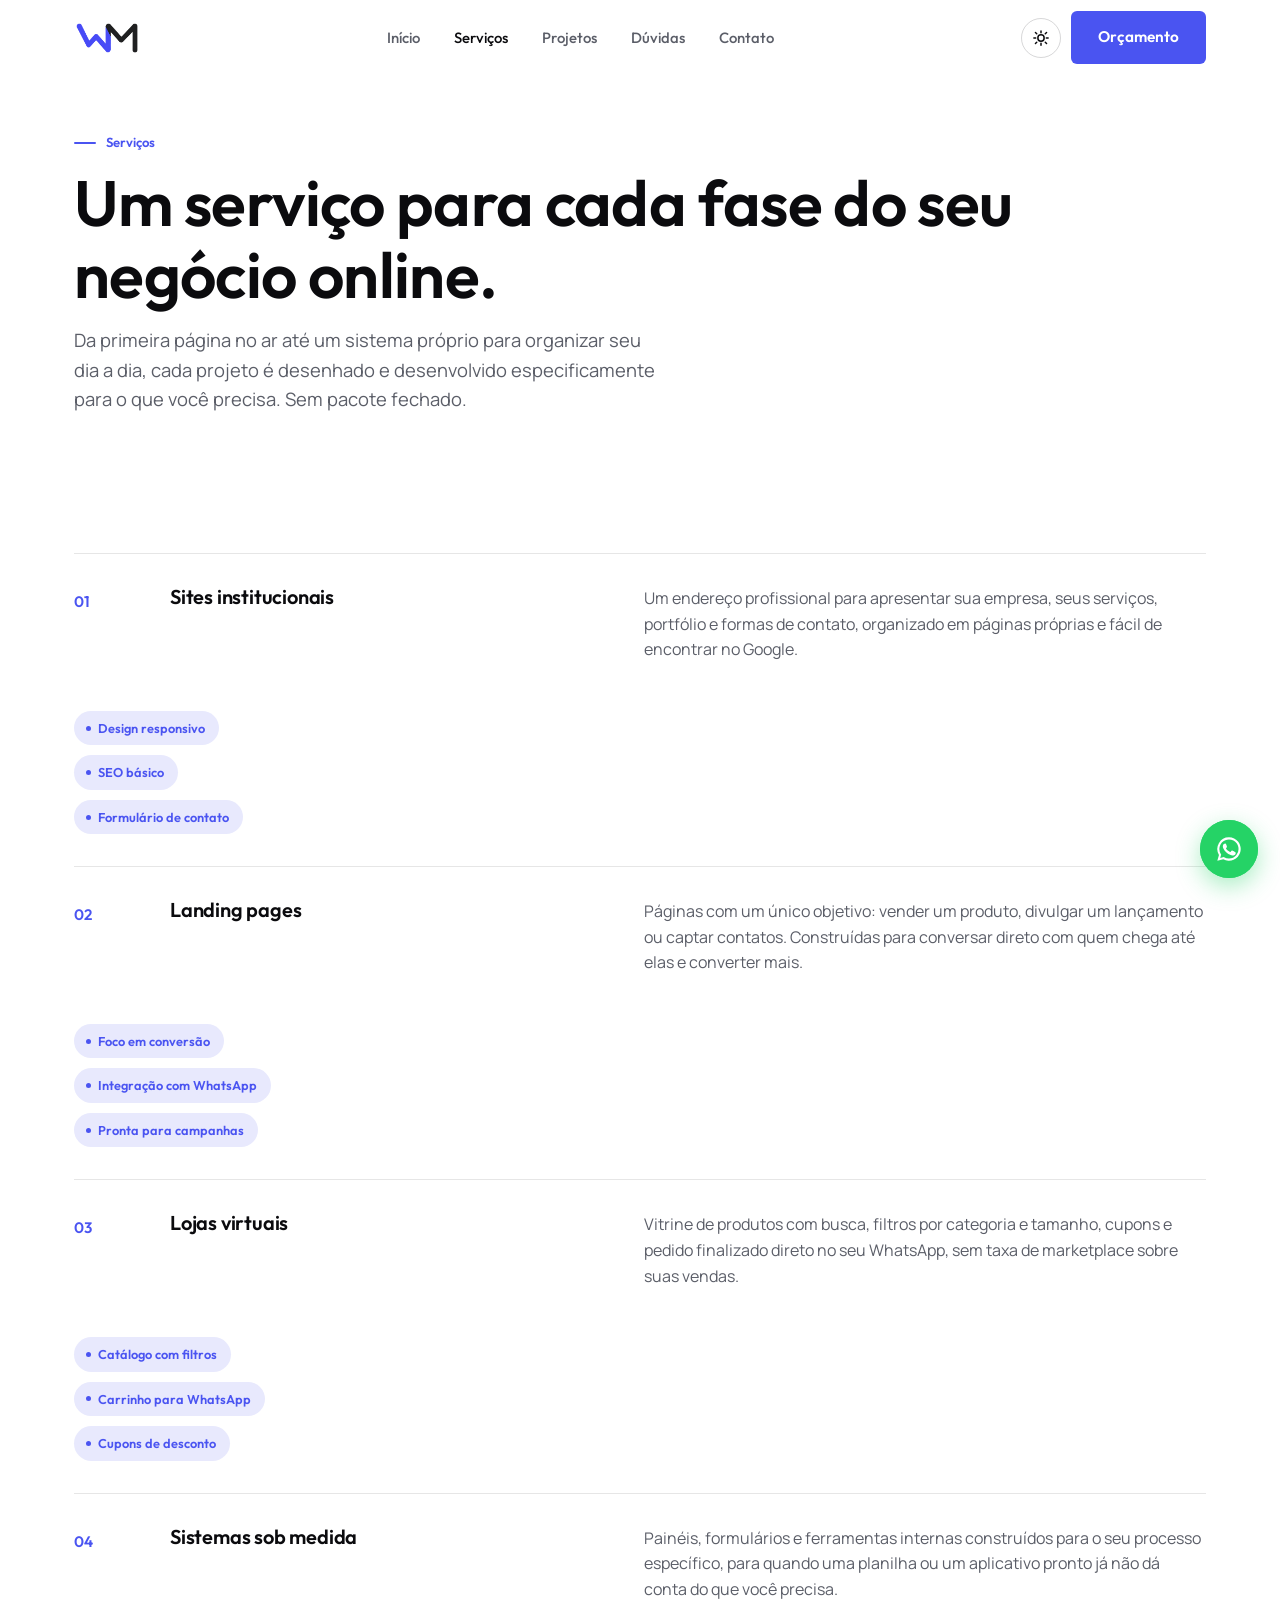
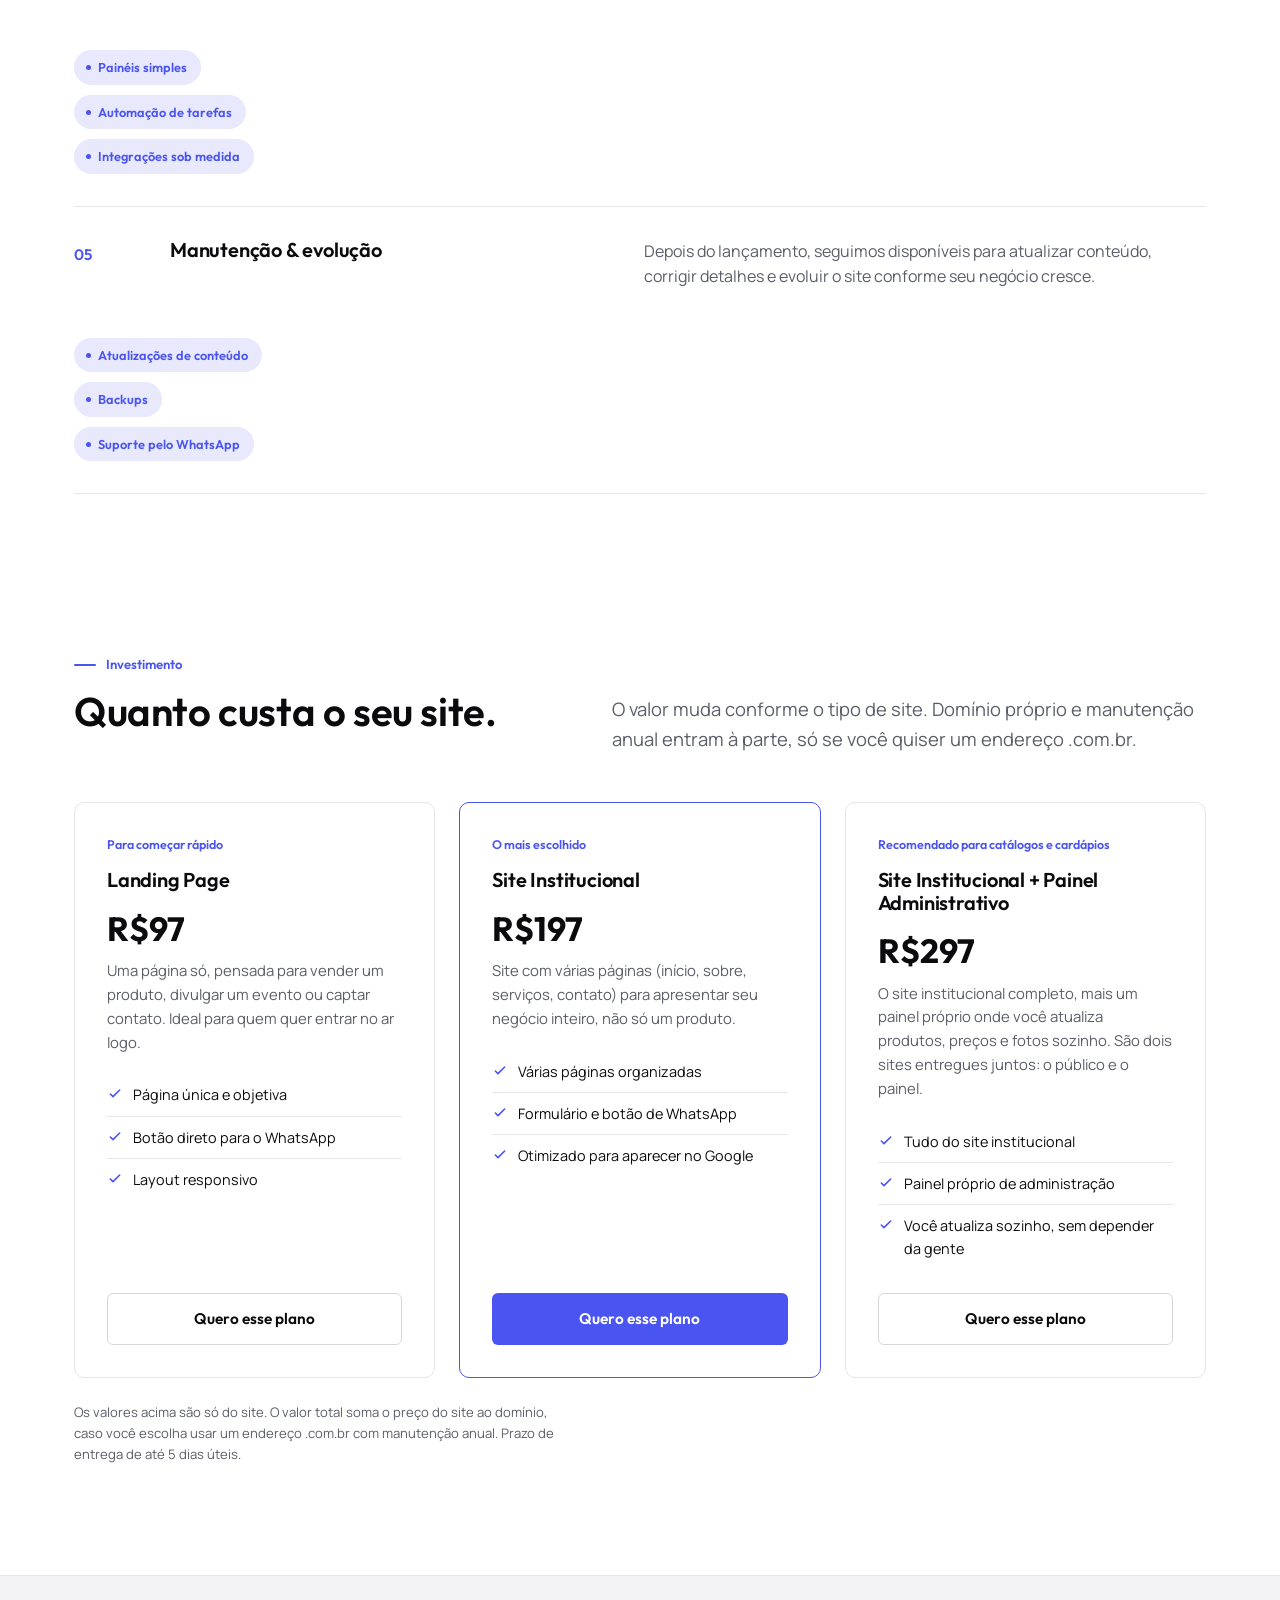
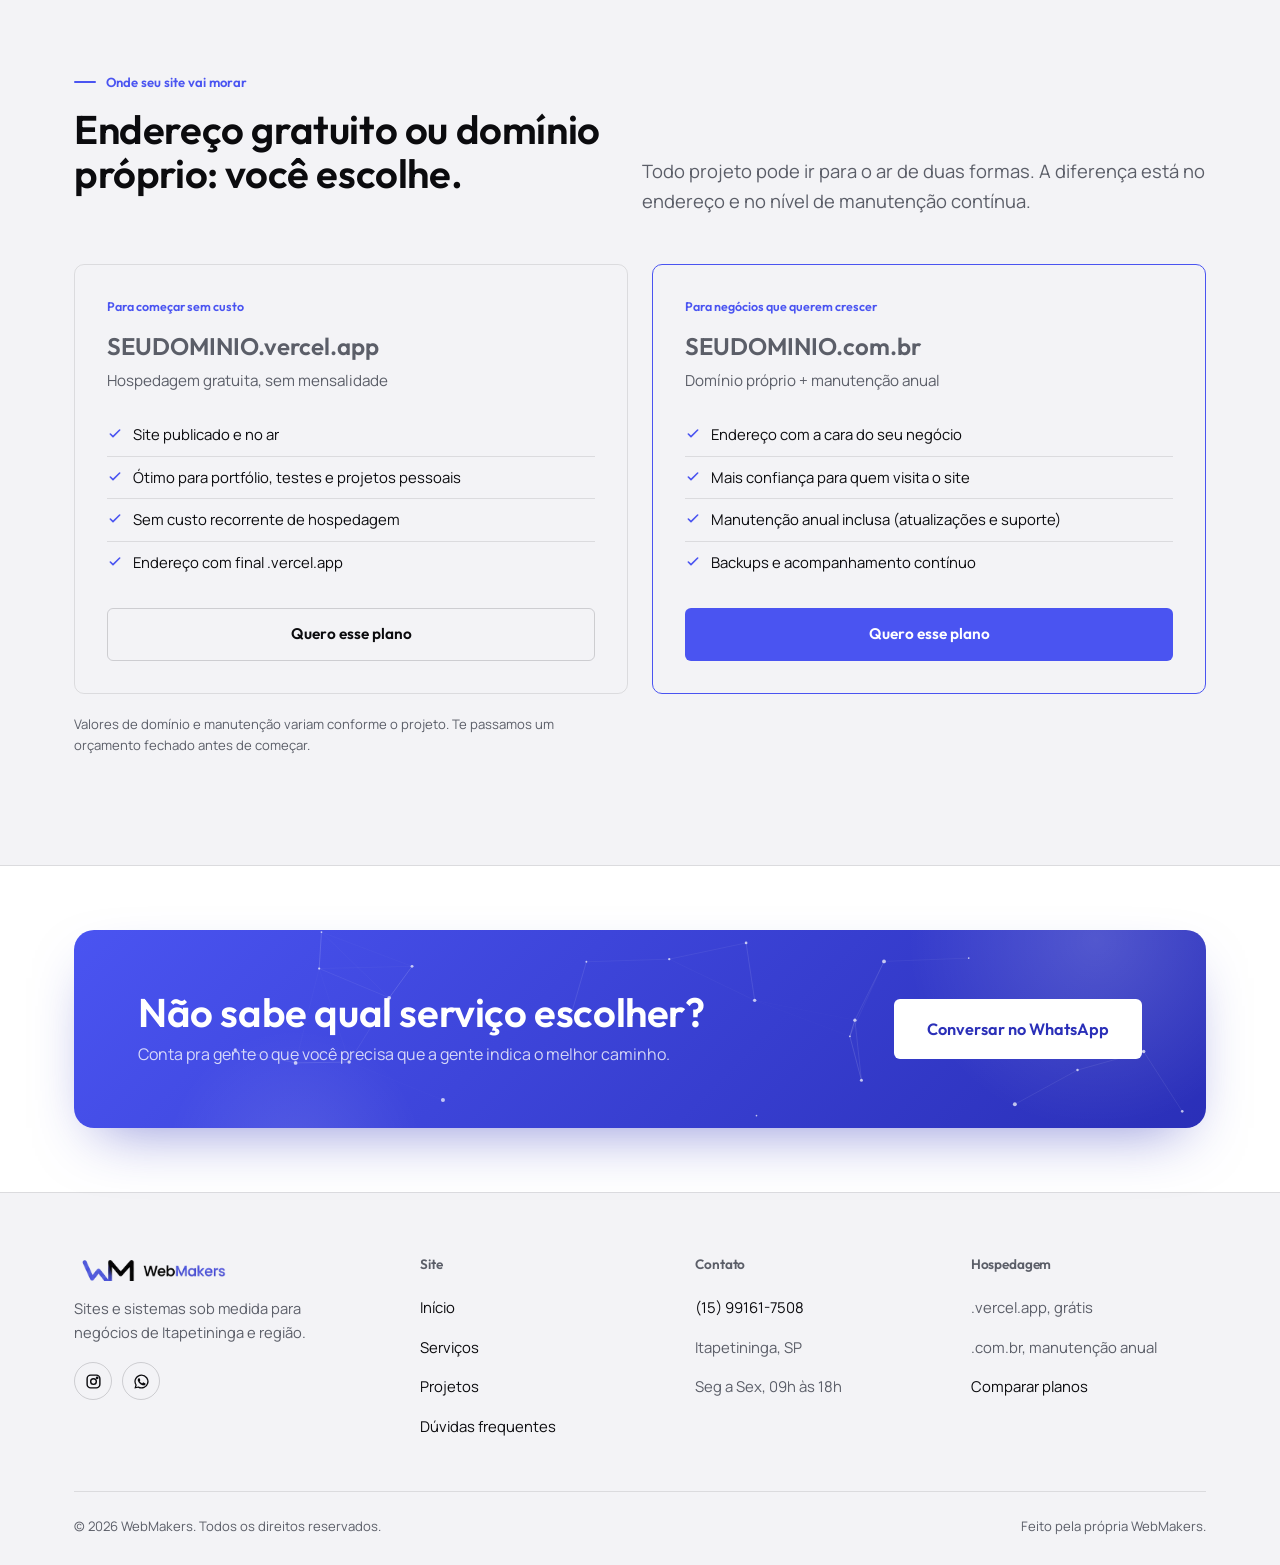
<file: servicos.html>
<!doctype html>
<html lang="pt-BR" data-theme="light">
<head>
<meta charset="UTF-8">
<meta name="viewport" content="width=device-width, initial-scale=1.0">
<title>WebMakers | Serviços</title>
<meta name="description" content="Sites institucionais, landing pages, lojas virtuais e sistemas sob medida. Publique com endereço gratuito .vercel.app ou domínio próprio .com.br com manutenção anual.">
<link rel="icon" href="assets/favicon-32.png" sizes="32x32" type="image/png">
<link rel="icon" href="assets/favicon-192.png" sizes="192x192" type="image/png">
<link rel="apple-touch-icon" href="assets/apple-touch-icon.png">
<link rel="preconnect" href="https://fonts.googleapis.com">
<link rel="preconnect" href="https://fonts.gstatic.com" crossorigin>
<link href="https://fonts.googleapis.com/css2?family=Outfit:wght@500;600;700&family=Manrope:wght@400;500;600;700&display=swap" rel="stylesheet">
<link rel="stylesheet" href="css/style.css">
</head>
<body>

<header class="site-header">
  <div class="container">
    <a href="index.html" class="brand" aria-label="Página inicial da WebMakers">
      <img class="mark-light" src="assets/icon-mark.png" alt="WebMakers">
      <img class="mark-dark" src="assets/icon-mark-dark.png" alt="WebMakers">
    </a>

    <nav class="nav-desktop" aria-label="Navegação principal">
      <a href="index.html">Início</a>
      <a href="servicos.html" aria-current="page">Serviços</a>
      <a href="projetos.html">Projetos</a>
      <a href="faq.html">Dúvidas</a>
      <a href="contato.html">Contato</a>
    </nav>

    <div class="header-actions">
      <button class="theme-toggle" type="button" aria-label="Alternar tema claro/escuro" aria-pressed="false">
        <svg class="icon-sun" viewBox="0 0 24 24" fill="none" stroke="currentColor" stroke-width="2" stroke-linecap="round"><circle cx="12" cy="12" r="4.2"/><path d="M12 2.5v2.4M12 19.1v2.4M4.6 4.6l1.7 1.7M17.7 17.7l1.7 1.7M2.5 12h2.4M19.1 12h2.4M4.6 19.4l1.7-1.7M17.7 6.3l1.7-1.7"/></svg>
        <svg class="icon-moon" viewBox="0 0 24 24" fill="none" stroke="currentColor" stroke-width="2" stroke-linecap="round" stroke-linejoin="round"><path d="M20 14.5A8.5 8.5 0 1 1 9.5 4a6.8 6.8 0 0 0 10.5 10.5z"/></svg>
      </button>
      <a href="contato.html" class="btn btn-primary">Orçamento</a>
      <button class="nav-toggle" type="button" aria-label="Abrir menu" aria-expanded="false">
        <span></span><span></span><span></span>
      </button>
    </div>
  </div>
</header>

<nav class="mobile-nav" aria-label="Navegação móvel">
  <a href="index.html">Início</a>
  <a href="servicos.html">Serviços</a>
  <a href="projetos.html">Projetos</a>
  <a href="faq.html">Dúvidas</a>
  <a href="contato.html">Contato</a>
  <a href="https://wa.me/5515991617508" class="btn btn-primary btn-block" target="_blank" rel="noopener">Falar no WhatsApp</a>
</nav>

<main id="conteudo">

  <section class="page-hero">
    <div class="container">
      <p class="eyebrow">Serviços</p>
      <h1>Um serviço para cada fase do seu negócio online.</h1>
      <p class="lede">Da primeira página no ar até um sistema próprio para organizar seu dia a dia, cada projeto é desenhado e desenvolvido especificamente para o que você precisa. Sem pacote fechado.</p>
    </div>
  </section>

  <section class="section--tight">
    <div class="container">
      <div class="signal-list">
        <div class="signal-item">
          <span class="idx">01</span>
          <h3>Sites institucionais</h3>
          <p>Um endereço profissional para apresentar sua empresa, seus serviços, portfólio e formas de contato, organizado em páginas próprias e fácil de encontrar no Google.</p>
          <div class="tags"><span>Design responsivo</span><span>SEO básico</span><span>Formulário de contato</span></div>
        </div>
        <div class="signal-item">
          <span class="idx">02</span>
          <h3>Landing pages</h3>
          <p>Páginas com um único objetivo: vender um produto, divulgar um lançamento ou captar contatos. Construídas para conversar direto com quem chega até elas e converter mais.</p>
          <div class="tags"><span>Foco em conversão</span><span>Integração com WhatsApp</span><span>Pronta para campanhas</span></div>
        </div>
        <div class="signal-item">
          <span class="idx">03</span>
          <h3>Lojas virtuais</h3>
          <p>Vitrine de produtos com busca, filtros por categoria e tamanho, cupons e pedido finalizado direto no seu WhatsApp, sem taxa de marketplace sobre suas vendas.</p>
          <div class="tags"><span>Catálogo com filtros</span><span>Carrinho para WhatsApp</span><span>Cupons de desconto</span></div>
        </div>
        <div class="signal-item">
          <span class="idx">04</span>
          <h3>Sistemas sob medida</h3>
          <p>Painéis, formulários e ferramentas internas construídos para o seu processo específico, para quando uma planilha ou um aplicativo pronto já não dá conta do que você precisa.</p>
          <div class="tags"><span>Painéis simples</span><span>Automação de tarefas</span><span>Integrações sob medida</span></div>
        </div>
        <div class="signal-item">
          <span class="idx">05</span>
          <h3>Manutenção &amp; evolução</h3>
          <p>Depois do lançamento, seguimos disponíveis para atualizar conteúdo, corrigir detalhes e evoluir o site conforme seu negócio cresce.</p>
          <div class="tags"><span>Atualizações de conteúdo</span><span>Backups</span><span>Suporte pelo WhatsApp</span></div>
        </div>
      </div>
    </div>
  </section>

  <!-- PRICING -->
  <section class="section">
    <div class="container">
      <div class="section-head">
        <div>
          <p class="eyebrow">Investimento</p>
          <h2>Quanto custa o seu site.</h2>
        </div>
        <p class="lede">O valor muda conforme o tipo de site. Domínio próprio e manutenção anual entram à parte, só se você quiser um endereço .com.br.</p>
      </div>

      <div class="price-grid">
        <div class="price-card">
          <p class="price-tag">Para começar rápido</p>
          <h3>Landing Page</h3>
          <p class="price-value">R$97</p>
          <p>Uma página só, pensada para vender um produto, divulgar um evento ou captar contato. Ideal para quem quer entrar no ar logo.</p>
          <ul>
            <li><svg width="16" height="16" viewBox="0 0 24 24" fill="none" stroke="currentColor" stroke-width="2.4" stroke-linecap="round" stroke-linejoin="round"><path d="M5 12l4 4 10-10"/></svg> Página única e objetiva</li>
            <li><svg width="16" height="16" viewBox="0 0 24 24" fill="none" stroke="currentColor" stroke-width="2.4" stroke-linecap="round" stroke-linejoin="round"><path d="M5 12l4 4 10-10"/></svg> Botão direto para o WhatsApp</li>
            <li><svg width="16" height="16" viewBox="0 0 24 24" fill="none" stroke="currentColor" stroke-width="2.4" stroke-linecap="round" stroke-linejoin="round"><path d="M5 12l4 4 10-10"/></svg> Layout responsivo</li>
          </ul>
          <a href="contato.html" class="btn btn-outline btn-block">Quero esse plano</a>
        </div>

        <div class="price-card is-recommended">
          <p class="price-tag">O mais escolhido</p>
          <h3>Site Institucional</h3>
          <p class="price-value">R$197</p>
          <p>Site com várias páginas (início, sobre, serviços, contato) para apresentar seu negócio inteiro, não só um produto.</p>
          <ul>
            <li><svg width="16" height="16" viewBox="0 0 24 24" fill="none" stroke="currentColor" stroke-width="2.4" stroke-linecap="round" stroke-linejoin="round"><path d="M5 12l4 4 10-10"/></svg> Várias páginas organizadas</li>
            <li><svg width="16" height="16" viewBox="0 0 24 24" fill="none" stroke="currentColor" stroke-width="2.4" stroke-linecap="round" stroke-linejoin="round"><path d="M5 12l4 4 10-10"/></svg> Formulário e botão de WhatsApp</li>
            <li><svg width="16" height="16" viewBox="0 0 24 24" fill="none" stroke="currentColor" stroke-width="2.4" stroke-linecap="round" stroke-linejoin="round"><path d="M5 12l4 4 10-10"/></svg> Otimizado para aparecer no Google</li>
          </ul>
          <a href="contato.html" class="btn btn-primary btn-block">Quero esse plano</a>
        </div>

        <div class="price-card">
          <p class="price-tag">Recomendado para catálogos e cardápios</p>
          <h3>Site Institucional + Painel Administrativo</h3>
          <p class="price-value">R$297</p>
          <p>O site institucional completo, mais um painel próprio onde você atualiza produtos, preços e fotos sozinho. São dois sites entregues juntos: o público e o painel.</p>
          <ul>
            <li><svg width="16" height="16" viewBox="0 0 24 24" fill="none" stroke="currentColor" stroke-width="2.4" stroke-linecap="round" stroke-linejoin="round"><path d="M5 12l4 4 10-10"/></svg> Tudo do site institucional</li>
            <li><svg width="16" height="16" viewBox="0 0 24 24" fill="none" stroke="currentColor" stroke-width="2.4" stroke-linecap="round" stroke-linejoin="round"><path d="M5 12l4 4 10-10"/></svg> Painel próprio de administração</li>
            <li><svg width="16" height="16" viewBox="0 0 24 24" fill="none" stroke="currentColor" stroke-width="2.4" stroke-linecap="round" stroke-linejoin="round"><path d="M5 12l4 4 10-10"/></svg> Você atualiza sozinho, sem depender da gente</li>
          </ul>
          <a href="contato.html" class="btn btn-outline btn-block">Quero esse plano</a>
        </div>
      </div>

      <p class="form-note" style="margin-top:24px;">Os valores acima são só do site. O valor total soma o preço do site ao domínio, caso você escolha usar um endereço .com.br com manutenção anual. Prazo de entrega de até 5 dias úteis.</p>
    </div>
  </section>

  <!-- DOMAIN / HOSTING PLANS -->
  <section class="section section--cloud">
    <div class="container">
      <div class="section-head">
        <div>
          <p class="eyebrow">Onde seu site vai morar</p>
          <h2>Endereço gratuito ou domínio próprio: você escolhe.</h2>
        </div>
        <p class="lede">Todo projeto pode ir para o ar de duas formas. A diferença está no endereço e no nível de manutenção contínua.</p>
      </div>

      <div class="plan-grid">
        <div class="plan-card">
          <p class="plan-tag">Para começar sem custo</p>
          <p class="plan-domain">SEUDOMINIO.vercel.app</p>
          <p class="plan-price">Hospedagem gratuita, sem mensalidade</p>
          <ul>
            <li><svg width="16" height="16" viewBox="0 0 24 24" fill="none" stroke="currentColor" stroke-width="2.4" stroke-linecap="round" stroke-linejoin="round"><path d="M5 12l4 4 10-10"/></svg> Site publicado e no ar</li>
            <li><svg width="16" height="16" viewBox="0 0 24 24" fill="none" stroke="currentColor" stroke-width="2.4" stroke-linecap="round" stroke-linejoin="round"><path d="M5 12l4 4 10-10"/></svg> Ótimo para portfólio, testes e projetos pessoais</li>
            <li><svg width="16" height="16" viewBox="0 0 24 24" fill="none" stroke="currentColor" stroke-width="2.4" stroke-linecap="round" stroke-linejoin="round"><path d="M5 12l4 4 10-10"/></svg> Sem custo recorrente de hospedagem</li>
            <li><svg width="16" height="16" viewBox="0 0 24 24" fill="none" stroke="currentColor" stroke-width="2.4" stroke-linecap="round" stroke-linejoin="round"><path d="M5 12l4 4 10-10"/></svg> Endereço com final .vercel.app</li>
          </ul>
          <a href="contato.html" class="btn btn-outline btn-block">Quero esse plano</a>
        </div>

        <div class="plan-card is-featured">
          <p class="plan-tag">Para negócios que querem crescer</p>
          <p class="plan-domain">SEUDOMINIO.com.br</p>
          <p class="plan-price">Domínio próprio + manutenção anual</p>
          <ul>
            <li><svg width="16" height="16" viewBox="0 0 24 24" fill="none" stroke="currentColor" stroke-width="2.4" stroke-linecap="round" stroke-linejoin="round"><path d="M5 12l4 4 10-10"/></svg> Endereço com a cara do seu negócio</li>
            <li><svg width="16" height="16" viewBox="0 0 24 24" fill="none" stroke="currentColor" stroke-width="2.4" stroke-linecap="round" stroke-linejoin="round"><path d="M5 12l4 4 10-10"/></svg> Mais confiança para quem visita o site</li>
            <li><svg width="16" height="16" viewBox="0 0 24 24" fill="none" stroke="currentColor" stroke-width="2.4" stroke-linecap="round" stroke-linejoin="round"><path d="M5 12l4 4 10-10"/></svg> Manutenção anual inclusa (atualizações e suporte)</li>
            <li><svg width="16" height="16" viewBox="0 0 24 24" fill="none" stroke="currentColor" stroke-width="2.4" stroke-linecap="round" stroke-linejoin="round"><path d="M5 12l4 4 10-10"/></svg> Backups e acompanhamento contínuo</li>
          </ul>
          <a href="contato.html" class="btn btn-primary btn-block">Quero esse plano</a>
        </div>
      </div>
      <p class="form-note" style="margin-top:20px;">Valores de domínio e manutenção variam conforme o projeto. Te passamos um orçamento fechado antes de começar.</p>
    </div>
  </section>

  <section class="section--tight">
    <div class="container">
      <div class="cta-band network-bg" data-max-particles="40" data-density="9500" data-link-dist="110">
        <div>
          <h2>Não sabe qual serviço escolher?</h2>
          <p>Conta pra gente o que você precisa que a gente indica o melhor caminho.</p>
        </div>
        <a href="https://wa.me/5515991617508?text=Ol%C3%A1%2C%20vi%20os%20servi%C3%A7os%20no%20site%20e%20quero%20entender%20qual%20se%20encaixa%20pra%20mim" class="btn btn-primary btn-lg" target="_blank" rel="noopener">Conversar no WhatsApp</a>
      </div>
    </div>
  </section>

</main>

<footer class="site-footer">
  <div class="container">
    <div class="footer-top">
      <div class="footer-brand">
        <img class="logo-light" src="assets/logo-light.png" alt="WebMakers">
        <img class="logo-dark" src="assets/logo-dark.png" alt="WebMakers">
        <p>Sites e sistemas sob medida para negócios de Itapetininga e região.</p>
        <div class="footer-social">
          <a href="https://www.instagram.com/webmaker.itape/" target="_blank" rel="noopener" aria-label="Instagram da WebMakers">
            <svg width="17" height="17" viewBox="0 0 24 24" fill="none" stroke="currentColor" stroke-width="2"><rect x="3" y="3" width="18" height="18" rx="5"/><circle cx="12" cy="12" r="4"/><circle cx="17.2" cy="6.8" r="1"/></svg>
          </a>
          <a href="https://wa.me/5515991617508" target="_blank" rel="noopener" aria-label="WhatsApp da WebMakers">
            <svg width="17" height="17" viewBox="0 0 24 24" fill="currentColor"><path d="M12 2a10 10 0 0 0-8.6 15.1L2 22l5.1-1.3A10 10 0 1 0 12 2zm0 18.2a8.2 8.2 0 0 1-4.2-1.1l-.3-.2-3 .8.8-2.9-.2-.3A8.2 8.2 0 1 1 12 20.2zm4.5-6.1c-.2-.1-1.5-.7-1.7-.8-.2-.1-.4-.1-.6.1-.2.2-.7.8-.8 1-.2.2-.3.2-.5.1-.2-.1-1-.4-2-1.2-.7-.6-1.2-1.4-1.4-1.6-.1-.2 0-.4.1-.5.1-.1.2-.3.4-.4.1-.2.2-.3.2-.5.1-.2 0-.4 0-.5 0-.1-.6-1.5-.8-2-.2-.5-.4-.4-.6-.4h-.5c-.2 0-.5.1-.7.3-.2.2-.9.9-.9 2.2s1 2.6 1.1 2.7c.1.2 2 3 4.7 4.2.7.3 1.2.5 1.6.6.7.2 1.3.2 1.8.1.5-.1 1.5-.6 1.7-1.2.2-.6.2-1.1.2-1.2-.1-.1-.3-.2-.5-.3z"/></svg>
          </a>
        </div>
      </div>

      <div class="footer-col">
        <h4>Site</h4>
        <ul>
          <li><a href="index.html">Início</a></li>
          <li><a href="servicos.html">Serviços</a></li>
          <li><a href="projetos.html">Projetos</a></li>
          <li><a href="faq.html">Dúvidas frequentes</a></li>
        </ul>
      </div>

      <div class="footer-col">
        <h4>Contato</h4>
        <ul>
          <li><a href="https://wa.me/5515991617508" target="_blank" rel="noopener">(15) 99161-7508</a></li>
          <li><span class="muted">Itapetininga, SP</span></li>
          <li><span class="muted">Seg a Sex, 09h às 18h</span></li>
        </ul>
      </div>

      <div class="footer-col">
        <h4>Hospedagem</h4>
        <ul>
          <li><span class="muted">.vercel.app, grátis</span></li>
          <li><span class="muted">.com.br, manutenção anual</span></li>
          <li><a href="servicos.html">Comparar planos</a></li>
        </ul>
      </div>
    </div>

    <div class="footer-bottom">
      <span>© <span data-year>2026</span> WebMakers. Todos os direitos reservados.</span>
      <span>Feito pela própria WebMakers.</span>
    </div>
  </div>
</footer>

<a class="wa-float" href="https://wa.me/5515991617508?text=Ol%C3%A1%2C%20vim%20pelo%20site%20e%20quero%20um%20or%C3%A7amento" target="_blank" rel="noopener" aria-label="Falar no WhatsApp">
  <svg viewBox="0 0 24 24" fill="currentColor"><path d="M12 2a10 10 0 0 0-8.6 15.1L2 22l5.1-1.3A10 10 0 1 0 12 2zm0 18.2a8.2 8.2 0 0 1-4.2-1.1l-.3-.2-3 .8.8-2.9-.2-.3A8.2 8.2 0 1 1 12 20.2zm4.5-6.1c-.2-.1-1.5-.7-1.7-.8-.2-.1-.4-.1-.6.1-.2.2-.7.8-.8 1-.2.2-.3.2-.5.1-.2-.1-1-.4-2-1.2-.7-.6-1.2-1.4-1.4-1.6-.1-.2 0-.4.1-.5.1-.1.2-.3.4-.4.1-.2.2-.3.2-.5.1-.2 0-.4 0-.5 0-.1-.6-1.5-.8-2-.2-.5-.4-.4-.6-.4h-.5c-.2 0-.5.1-.7.3-.2.2-.9.9-.9 2.2s1 2.6 1.1 2.7c.1.2 2 3 4.7 4.2.7.3 1.2.5 1.6.6.7.2 1.3.2 1.8.1.5-.1 1.5-.6 1.7-1.2.2-.6.2-1.1.2-1.2-.1-.1-.3-.2-.5-.3z"/></svg>
</a>

<script src="js/main.js"></script>
<script src="js/network-bg.js"></script>
</body>
</html>
</file>
<file: css/style.css>
/* =========================================================
   WebMakers — design tokens
   ========================================================= */
:root{
  /* brand */
  --blue: #4A54F1;
  --blue-deep: #2A2FB8;
  --blue-soft: #E8E9FD;

  /* light theme surfaces */
  --paper: #FFFFFF;
  --cloud: #F3F3F6;
  --cloud-2: #E9E9EE;
  --ink: #0B0B0E;
  --slate: #5B5E68;
  --line: rgba(11,11,14,0.10);
  --line-strong: rgba(11,11,14,0.16);
  --shadow: 0 1px 2px rgba(11,11,14,0.04);

  /* type */
  --font-display: "Outfit", "Segoe UI", sans-serif;
  --font-body: "Manrope", "Segoe UI", sans-serif;

  /* layout */
  --maxw: 1180px;
  --pad: 24px;
  --header-h: 76px;
  --radius-s: 6px;
  --radius-m: 10px;
  --ease: cubic-bezier(.22,.61,.36,1);
}

html[data-theme="dark"]{
  --paper: #0B0B0E;
  --cloud: #131318;
  --cloud-2: #1B1B22;
  --ink: #F3F3F6;
  --slate: #9A9DA8;
  --line: rgba(255,255,255,0.10);
  --line-strong: rgba(255,255,255,0.18);
  --shadow: 0 1px 2px rgba(0,0,0,0.4);
  --blue-soft: rgba(74,84,241,0.16);
}

*, *::before, *::after{ box-sizing: border-box; }
html{ scroll-behavior: smooth; overscroll-behavior-y: none; }
body{ overscroll-behavior-y: none; }
@media (prefers-reduced-motion: reduce){
  html{ scroll-behavior: auto; }
  *, *::before, *::after{ animation-duration: 0.001ms !important; animation-iteration-count: 1 !important; transition-duration: 0.001ms !important; }
}

body{
  margin: 0;
  background: var(--paper);
  color: var(--ink);
  font-family: var(--font-body);
  font-size: 16px;
  line-height: 1.6;
  -webkit-font-smoothing: antialiased;
  transition: background .25s var(--ease), color .25s var(--ease);
}

h1,h2,h3,h4{
  font-family: var(--font-display);
  font-weight: 600;
  line-height: 1.12;
  letter-spacing: -0.01em;
  margin: 0 0 .5em;
  color: var(--ink);
}
h1{ font-size: clamp(2.4rem, 5vw, 4rem); font-weight: 600; }
h2{ font-size: clamp(1.7rem, 3.2vw, 2.5rem); }
h3{ font-size: 1.25rem; }
p{ margin: 0 0 1em; color: var(--slate); max-width: 62ch; }
a{ color: inherit; text-decoration: none; }
img{ max-width: 100%; display: block; }
ul{ margin:0; padding:0; list-style:none; }
button{ font-family: inherit; }

::selection{ background: var(--blue); color: #fff; }

:focus-visible{
  outline: 2px solid var(--blue);
  outline-offset: 3px;
}

.container{
  max-width: var(--maxw);
  margin: 0 auto;
  padding: 0 var(--pad);
}

.section{
  padding: 96px 0;
  border-bottom: 1px solid var(--line);
}
.section--tight{ padding: 64px 0; }
.section--cloud{ background: var(--cloud); }
.section:last-of-type{ border-bottom: none; }

.eyebrow{
  font-family: var(--font-display);
  font-size: .82rem;
  font-weight: 600;
  color: var(--blue);
  margin: 0 0 14px;
  display: flex;
  align-items: center;
  gap: 10px;
}
.eyebrow::before{
  content: "";
  width: 22px; height: 2px;
  background: var(--blue);
  display: inline-block;
  border-radius: 2px;
}

.lede{ font-size: 1.15rem; max-width: 54ch; }

/* buttons */
.btn{
  display: inline-flex;
  align-items: center;
  justify-content: center;
  gap: 8px;
  padding: 13px 26px;
  border-radius: var(--radius-s);
  font-family: var(--font-display);
  font-weight: 600;
  font-size: .96rem;
  border: 1px solid transparent;
  cursor: pointer;
  transition: transform .15s var(--ease), background .2s var(--ease), border-color .2s var(--ease), color .2s var(--ease);
  white-space: nowrap;
}
.btn:active{ transform: translateY(1px); }
.btn-primary{ background: var(--blue); color: #fff; }
.btn-primary:hover{ background: var(--blue-deep); }
.btn-outline{ background: transparent; color: var(--ink); border-color: var(--line-strong); }
.btn-outline:hover{ border-color: var(--blue); color: var(--blue); }
.btn-ghost{ background: transparent; color: var(--ink); padding: 13px 6px; }
.btn-ghost:hover{ color: var(--blue); }
.btn-block{ width: 100%; }
.btn-lg{ padding: 16px 32px; font-size: 1.02rem; }

/* =========================================================
   Header
   ========================================================= */
.site-header{
  position: fixed;
  top: 0; left: 0; right: 0;
  z-index: 500;
  height: var(--header-h);
  display: flex;
  align-items: center;
  background: color-mix(in srgb, var(--paper) 82%, transparent);
  backdrop-filter: blur(14px) saturate(1.4);
  -webkit-backdrop-filter: blur(14px) saturate(1.4);
  border-bottom: 1px solid transparent;
  transition: border-color .25s var(--ease), background .25s var(--ease);
}
.site-header.is-scrolled{ border-bottom-color: var(--line); }

.site-header .container{
  display: flex;
  align-items: center;
  justify-content: space-between;
  gap: 20px;
  width: 100%;
}

.brand{ display: flex; align-items: center; }
.brand img{ height: 26px; width: auto; }

/* Theme-aware logo swap — used in the header brand AND the footer brand.
   Any element can drop in an .logo-light + .logo-dark pair and the right
   one will show automatically for the active theme. */
.logo-dark{ display: none; }
html[data-theme="dark"] .logo-light{ display: none; }
html[data-theme="dark"] .logo-dark{display: block; }

/* Minimalist mark (icon only, no wordmark) used in the fixed header.
   Same light/dark swap pattern as the full logo above. */
.brand .mark-light,
.brand .mark-dark{ height: 34px; width: auto; }
.mark-dark{ display: none; }
html[data-theme="dark"] .mark-light{ display: none; }
html[data-theme="dark"] .mark-dark{ display: block; }

.nav-desktop{
  display: flex;
  align-items: center;
  gap: 6px;
}
.nav-desktop a{
  font-family: var(--font-display);
  font-weight: 500;
  font-size: .93rem;
  color: var(--slate);
  padding: 9px 14px;
  border-radius: var(--radius-s);
  transition: color .2s var(--ease), background .2s var(--ease);
}
.nav-desktop a:hover{ color: var(--ink); background: var(--cloud); }
.nav-desktop a[aria-current="page"]{ color: var(--ink); }

.header-actions{ display: flex; align-items: center; gap: 10px; }

.theme-toggle{
  width: 40px; height: 40px;
  border-radius: 50%;
  border: 1px solid var(--line-strong);
  background: transparent;
  display: flex; align-items: center; justify-content: center;
  cursor: pointer;
  color: var(--ink);
  position: relative;
  flex-shrink: 0;
}
.theme-toggle:hover{ border-color: var(--blue); color: var(--blue); }
.theme-toggle svg{ width: 18px; height: 18px; position:absolute; transition: opacity .2s var(--ease), transform .3s var(--ease); }
.theme-toggle .icon-sun{ opacity: 1; transform: rotate(0deg); }
.theme-toggle .icon-moon{ opacity: 0; transform: rotate(-40deg); }
html[data-theme="dark"] .theme-toggle .icon-sun{ opacity: 0; transform: rotate(40deg); }
html[data-theme="dark"] .theme-toggle .icon-moon{ opacity: 1; transform: rotate(0deg); }

.nav-toggle{
  display: none;
  width: 40px; height: 40px;
  border-radius: 50%;
  border: 1px solid var(--line-strong);
  background: transparent;
  align-items: center; justify-content: center;
  cursor: pointer;
  color: var(--ink);
  flex-direction: column;
  gap: 4px;
}
.nav-toggle span{ width: 16px; height: 2px; background: currentColor; border-radius: 2px; transition: transform .25s var(--ease), opacity .2s var(--ease); }
.nav-toggle.is-open span:nth-child(1){ transform: translateY(6px) rotate(45deg); }
.nav-toggle.is-open span:nth-child(2){ opacity: 0; }
.nav-toggle.is-open span:nth-child(3){ transform: translateY(-6px) rotate(-45deg); }

.mobile-nav{
  position: fixed;
  top: var(--header-h); left: 0; right: 0; bottom: 0;
  background: var(--paper);
  z-index: 400;
  padding: 24px var(--pad) 40px;
  display: flex;
  flex-direction: column;
  gap: 4px;
  transform: translateY(-8px);
  opacity: 0;
  pointer-events: none;
  transition: opacity .2s var(--ease), transform .25s var(--ease);
  overflow-y: auto;
}
.mobile-nav.is-open{ opacity: 1; transform: translateY(0); pointer-events: auto; }
.mobile-nav a{
  font-family: var(--font-display);
  font-size: 1.3rem;
  font-weight: 600;
  padding: 14px 4px;
  border-bottom: 1px solid var(--line);
  color: var(--ink);
}
.mobile-nav .btn{ margin-top: 20px; }

body.nav-open{ overflow: hidden; }

/* =========================================================
   Zigzag / pulse motif
   ========================================================= */
.pulse-rule{
  width: 100%;
  height: 28px;
  display: block;
  color: var(--line-strong);
  overflow: hidden;
}
.pulse-rule path{ stroke: currentColor; }

.mark{ display: inline-flex; }
.mark svg{ display:block; }

/* =========================================================
   Hero (always dark: the brand's signature moment, independent
   of the light/dark toggle, matching WebMakers' own brand board)
   ========================================================= */
.hero{
  --hero-bg: #06060a;
  --hero-ink: #f5f5fa;
  --hero-slate: rgba(245,245,250,0.68);
  padding: calc(var(--header-h) + 64px) 0 76px;
  position: relative;
  overflow: hidden;
  background: var(--hero-bg);
  color: var(--hero-ink);
  isolation: isolate;
}
.hero::before{
  content: "";
  position: absolute;
  inset: 0;
  z-index: 1;
  pointer-events: none;
  background: linear-gradient(115deg, rgba(6,6,10,0.94) 0%, rgba(6,6,10,0.8) 42%, rgba(6,6,10,0.52) 100%);
}
.hero .container{ position: relative; z-index: 2; }
.hero-inner{
  display: flex;
  align-items: center;
  justify-content: space-between;
  gap: 40px;
}
.hero-copy{ max-width: 620px; }
.hero .eyebrow{ color: #9aa2ff; }
.hero .eyebrow::before{ background: #9aa2ff; }
.hero-heading{ display: flex; align-items: stretch; gap: 18px; margin-bottom: 22px; }
.hero-rule{ width: 3px; flex-shrink: 0; background: var(--blue); border-radius: 3px; }
.hero h1{ color: var(--hero-ink); margin: 0; }
.hero .lede{ color: var(--hero-slate); margin-bottom: 32px; max-width: 52ch; }
.hero-ctas{ display: flex; gap: 14px; flex-wrap: wrap; }
.hero .btn-outline{ color: var(--hero-ink); border-color: rgba(245,245,250,0.28); }
.hero .btn-outline:hover{ border-color: #9aa2ff; color: #9aa2ff; }

.hero-decor{ position: absolute; inset: 0; z-index: 2; pointer-events: none; }
.dot-grid{
  position: absolute;
  width: 62px; height: 46px;
  background-image: radial-gradient(currentColor 1.4px, transparent 1.4px);
  background-size: 13px 13px;
  color: #6d78ff;
  opacity: .55;
}
.dot-grid--tl{ top: 26px; left: 0; }
.hero-tagline-vertical{
  position: absolute;
  right: 6px;
  top: 50%;
  transform: translateY(-50%);
  writing-mode: vertical-rl;
  text-orientation: mixed;
  font-family: var(--font-display);
  font-size: .72rem;
  font-weight: 600;
  letter-spacing: .18em;
  color: rgba(245,245,250,0.32);
}

.hero-badge{ flex-shrink: 0; }
.hero-badge-circle{
  width: 220px; height: 220px;
  border-radius: 50%;
  background: #fff;
  display: flex;
  align-items: center;
  justify-content: center;
  box-shadow: 0 0 70px rgba(74,84,241,0.35);
}
.hero-badge-circle img{ width: 62%; height: auto; }

/* interactive particle network background, reused on any .network-bg element */
.network-bg{ position: relative; }
.network-canvas{
  position: absolute;
  inset: 0;
  z-index: 0;
  display: block;
  pointer-events: none;
}
.cta-band.network-bg > *:not(.network-canvas){ position: relative; z-index: 1; }

/* =========================================================
   Section headers
   ========================================================= */
.section-head{
  display: flex;
  justify-content: space-between;
  align-items: flex-end;
  gap: 24px;
  margin-bottom: 48px;
}
.section-head .lede{ margin: 0; }

/* =========================================================
   Services list (signal list, not cards)
   ========================================================= */
.signal-list{ border-top: 1px solid var(--line); }
.signal-item{
  display: grid;
  grid-template-columns: 64px 1.1fr 1.4fr;
  gap: 32px;
  padding: 32px 0;
  border-bottom: 1px solid var(--line);
  align-items: start;
}
.signal-item .idx{
  font-family: var(--font-display);
  font-size: .95rem;
  color: var(--blue);
  font-weight: 600;
  padding-top: 4px;
}
.signal-item h3{ margin-bottom: 8px; }
.signal-item p{ margin: 0; max-width: 56ch; }
.signal-item .tags{ display:flex; flex-wrap:wrap; gap:10px; margin-top:16px; }
.signal-item .tags span{
  display: inline-flex;
  align-items: center;
  gap: 7px;
  font-family: var(--font-display);
  font-size: .8rem;
  font-weight: 600;
  white-space: nowrap;
  padding: 7px 14px 7px 12px;
  border-radius: 100px;
  background: var(--blue-soft);
  color: var(--blue);
}
.signal-item .tags span::before{
  content: "";
  width: 5px; height: 5px;
  border-radius: 50%;
  background: var(--blue);
  flex-shrink: 0;
}

/* =========================================================
   Project showcase (browser mockup cards)
   ========================================================= */
.project-grid{
  display: grid;
  grid-template-columns: 1fr 1fr;
  gap: 28px;
}
.project-card{
  border: 1px solid var(--line);
  border-radius: var(--radius-m);
  overflow: hidden;
  display: flex;
  flex-direction: column;
  transition: border-color .2s var(--ease);
}
.project-card:hover{ border-color: var(--line-strong); }

.browser-chrome{
  padding: 12px 16px;
  display: flex;
  align-items: center;
  gap: 8px;
  border-bottom: 1px solid var(--line);
  background: var(--cloud);
}
.browser-chrome .dots{ display:flex; gap: 6px; }
.browser-chrome .dots span{ width: 9px; height: 9px; border-radius: 50%; background: var(--line-strong); }
.browser-chrome .url{
  flex: 1;
  font-size: .78rem;
  color: var(--slate);
  background: var(--paper);
  border: 1px solid var(--line);
  border-radius: 100px;
  padding: 5px 14px;
  text-align: center;
  font-family: var(--font-body);
}

.project-preview{
  aspect-ratio: 16/10;
  position: relative;
  display: flex;
  align-items: center;
  justify-content: center;
  overflow: hidden;
  transition: transform .5s var(--ease);
}
.project-card:hover .project-preview{ transform: scale(1.035); }

.project-preview::before{
  content: "";
  position: absolute;
  inset: 0;
  background: radial-gradient(120% 90% at 50% 115%, rgba(255,255,255,0.14), transparent 60%);
  pointer-events: none;
}
.project-preview .preview-label{
  position: relative;
  z-index: 2;
  text-align: center;
  padding: 0 10%;
}
.project-preview .preview-icon{
  width: 46px; height: 46px;
  margin: 0 auto 16px;
  border-radius: 50%;
  display: flex;
  align-items: center;
  justify-content: center;
  background: rgba(255,255,255,0.08);
  border: 1px solid rgba(255,255,255,0.18);
}
.project-preview .preview-icon svg{ width: 21px; height: 21px; }
.project-preview .preview-label .kicker{
  font-family: var(--font-display);
  font-size: .78rem;
  font-weight: 600;
  letter-spacing: .06em;
  text-transform: uppercase;
  margin-bottom: 10px;
  opacity: .85;
}
.project-preview .preview-label h4{
  font-family: var(--font-display);
  font-weight: 600;
  font-size: 1.6rem;
  margin: 0;
}

.preview--daxy{ background: radial-gradient(120% 140% at 20% 10%, #1c1030 0%, #0a0714 55%, #050308 100%); color: #f2ecff; }
.preview--daxy .kicker{ color: #b79bff; }
.preview--daxy .preview-icon{ color: #cdb8ff; }
.preview--daxy::after{
  content:"";
  position:absolute; inset:0;
  background-image: repeating-linear-gradient(0deg, rgba(255,255,255,.04) 0px, rgba(255,255,255,.04) 1px, transparent 1px, transparent 3px);
  mix-blend-mode: overlay;
}

.preview--futebol{ background: linear-gradient(155deg, #16210f 0%, #0c1108 60%, #060903 100%); color: #f4e9c8; }
.preview--futebol .kicker{ color: #c9a227; }
.preview--futebol .preview-icon{ color: #d9b95c; }
.preview--futebol::after{
  content:"";
  position:absolute; inset:0;
  background-image: repeating-linear-gradient(90deg, rgba(255,255,255,.035) 0px, rgba(255,255,255,.035) 1px, transparent 1px, transparent 4px);
  mix-blend-mode: overlay;
}

.project-body{ padding: 22px 24px 26px; }
.project-body h3{ margin-bottom: 6px; }
.project-body p{ margin-bottom: 14px; }
.project-link{
  display: inline-flex;
  align-items: center;
  gap: 8px;
  font-family: var(--font-display);
  font-weight: 600;
  font-size: .92rem;
  color: var(--blue);
}
.project-link:hover{ color: var(--blue-deep); }

/* =========================================================
   Process steps
   ========================================================= */
.steps{
  display: grid;
  grid-template-columns: repeat(4, 1fr);
  gap: 0;
}
.step{
  padding: 0 24px 0 0;
  border-left: 1px solid var(--line);
  padding-left: 24px;
}
.step:first-child{ border-left: none; padding-left: 0; }
.step .idx{ font-family: var(--font-display); color: var(--blue); font-weight: 600; margin-bottom: 14px; display:block; }
.step h3{ font-size: 1.1rem; margin-bottom: 8px; }

/* =========================================================
   Domain / hosting options panels
   ========================================================= */
.plan-grid{
  display: grid;
  grid-template-columns: 1fr 1fr;
  gap: 24px;
}
.plan-card{
  border: 1px solid var(--line);
  border-radius: var(--radius-m);
  padding: 32px;
  display: flex;
  flex-direction: column;
}
.plan-card.is-featured{ border-color: var(--blue); position: relative; }
.plan-card .plan-tag{
  font-family: var(--font-display);
  font-size: .78rem;
  font-weight: 600;
  color: var(--blue);
  margin-bottom: 10px;
}
.plan-card .plan-domain{
  font-family: var(--font-display);
  font-size: 1.5rem;
  font-weight: 600;
  margin-bottom: 4px;
}
.plan-card .plan-price{ color: var(--slate); margin-bottom: 20px; font-size: .95rem; }
.plan-card ul{ margin-bottom: 24px; flex: 1; }
.plan-card li{
  display: flex;
  gap: 10px;
  padding: 9px 0;
  border-top: 1px solid var(--line);
  font-size: .93rem;
  color: var(--ink);
}
.plan-card li:first-child{ border-top: none; }
.plan-card li svg{ flex-shrink: 0; margin-top: 3px; color: var(--blue); }

/* =========================================================
   Pricing table (site type tiers)
   ========================================================= */
.price-grid{
  display: grid;
  grid-template-columns: repeat(3, 1fr);
  gap: 24px;
}
.price-card{
  border: 1px solid var(--line);
  border-radius: var(--radius-m);
  padding: 32px;
  display: flex;
  flex-direction: column;
}
.price-card.is-recommended{ border-color: var(--blue); }
.price-card .price-tag{
  font-family: var(--font-display);
  font-size: .78rem;
  font-weight: 600;
  color: var(--blue);
  margin-bottom: 14px;
}
.price-card h3{ margin-bottom: 10px; }
.price-card .price-value{
  font-family: var(--font-display);
  font-size: 2.1rem;
  font-weight: 700;
  color: var(--ink);
  margin-bottom: 4px;
}
.price-card .price-value span{
  font-size: .95rem;
  font-weight: 500;
  color: var(--slate);
}
.price-card > p{ font-size: .93rem; margin-bottom: 20px; }
.price-card ul{ margin-bottom: 24px; flex: 1; }
.price-card li{
  display: flex;
  gap: 10px;
  padding: 9px 0;
  border-top: 1px solid var(--line);
  font-size: .9rem;
  color: var(--ink);
}
.price-card li:first-child{ border-top: none; }
.price-card li svg{ flex-shrink: 0; margin-top: 3px; color: var(--blue); }

/* =========================================================
   CTA band — a fixed blue-brand moment (like .hero, it doesn't
   flip with the light/dark toggle, so it always looks intentional)
   ========================================================= */
.cta-band{
  position: relative;
  isolation: isolate;
  overflow: hidden;
  background: linear-gradient(135deg, var(--blue) 0%, var(--blue-deep) 100%);
  color: #fff;
  border-radius: 20px;
  padding: 60px 64px;
  display: flex;
  align-items: center;
  justify-content: space-between;
  gap: 32px;
  flex-wrap: wrap;
  box-shadow: 0 24px 60px -24px rgba(42,47,184,0.55);
}
.cta-band::before,
.cta-band::after{
  content: "";
  position: absolute;
  border-radius: 50%;
  pointer-events: none;
}
.cta-band::before{
  width: 380px; height: 380px;
  top: -180px; right: -80px;
  background: radial-gradient(circle, rgba(255,255,255,0.16) 0%, transparent 70%);
}
.cta-band::after{
  width: 260px; height: 260px;
  bottom: -160px; left: 8%;
  background: radial-gradient(circle, rgba(255,255,255,0.10) 0%, transparent 70%);
}
.cta-band h2{ color: #fff; margin: 0; }
.cta-band p{ color: rgba(255,255,255,0.78); margin: 8px 0 0; }
.cta-band .btn-primary{ background: #fff; color: var(--blue-deep); }
.cta-band .btn-primary:hover{ background: rgba(255,255,255,0.88); }

@media (max-width: 720px){
  .cta-band{ padding: 40px 32px; flex-direction: column; align-items: flex-start; border-radius: 16px; }
}

/* =========================================================
   FAQ accordion
   ========================================================= */
.faq-list{ border-top: 1px solid var(--line); max-width: 780px; }
.faq-item{ border-bottom: 1px solid var(--line); }
.faq-q{
  width: 100%;
  display: flex;
  align-items: center;
  justify-content: space-between;
  gap: 20px;
  background: none;
  border: none;
  text-align: left;
  padding: 24px 0;
  cursor: pointer;
  font-family: var(--font-display);
  font-size: 1.05rem;
  font-weight: 600;
  color: var(--ink);
}
.faq-q .plus{
  position: relative;
  width: 20px; height: 20px;
  flex-shrink: 0;
}
.faq-q .plus::before, .faq-q .plus::after{
  content: "";
  position: absolute;
  background: var(--ink);
  transition: transform .25s var(--ease), opacity .25s var(--ease);
}
.faq-q .plus::before{ width: 100%; height: 2px; top: 9px; left: 0; }
.faq-q .plus::after{ width: 2px; height: 100%; top: 0; left: 9px; }
.faq-item.is-open .plus::after{ transform: rotate(90deg); opacity: 0; }
.faq-item.is-open .faq-q{ color: var(--blue); }
.faq-item.is-open .plus::before{ background: var(--blue); }

.faq-a{
  max-height: 0;
  overflow: hidden;
  transition: max-height .3s var(--ease);
}
.faq-a p{ padding-bottom: 24px; margin: 0; max-width: 68ch; }

/* =========================================================
   Contact page
   ========================================================= */
.contact-grid{
  display: grid;
  grid-template-columns: 1fr 1fr;
  gap: 56px;
  align-items: start;
}
.whatsapp-card{
  border: 1px solid var(--line);
  border-radius: var(--radius-m);
  padding: 36px;
}
.whatsapp-card .wa-icon{
  width: 52px; height: 52px;
  border-radius: 50%;
  background: #25D366;
  display: flex; align-items:center; justify-content:center;
  color: #fff;
  margin-bottom: 20px;
}
.contact-detail{ display: flex; gap: 14px; padding: 16px 0; border-top: 1px solid var(--line); }
.contact-detail:first-of-type{ border-top: none; }
.contact-detail .label{ font-family: var(--font-display); font-weight: 600; font-size: .84rem; color: var(--slate); min-width: 110px; }
.contact-detail .value{ color: var(--ink); }

.contact-form{ display: flex; flex-direction: column; gap: 18px; }
.field{ display: flex; flex-direction: column; gap: 8px; }
.field label{ font-family: var(--font-display); font-size: .85rem; font-weight: 600; color: var(--ink); }
.field input, .field select, .field textarea{
  font-family: var(--font-body);
  font-size: .96rem;
  padding: 13px 14px;
  border-radius: var(--radius-s);
  border: 1px solid var(--line-strong);
  background: var(--paper);
  color: var(--ink);
  resize: vertical;
}
.field input:focus, .field select:focus, .field textarea:focus{ outline: none; border-color: var(--blue); }
.form-note{ font-size: .82rem; color: var(--slate); }

/* =========================================================
   Footer (inspired by 90+3: brand + columns + payment/hosting info)
   ========================================================= */
.site-footer{
  background: var(--cloud);
  border-top: 1px solid var(--line);
  padding: 64px 0 28px;
}
.footer-top{
  display: grid;
  grid-template-columns: 1.3fr 1fr 1fr 1fr;
  gap: 40px;
  padding-bottom: 44px;
  border-bottom: 1px solid var(--line);
}
.footer-brand img{ height: 24px; width: auto; margin-bottom: 16px; }
.footer-brand p{ font-size: .92rem; max-width: 32ch; }
.footer-social{ display: flex; gap: 10px; margin-top: 18px; }
.footer-social a{
  width: 38px; height: 38px;
  border-radius: 50%;
  border: 1px solid var(--line-strong);
  display: flex; align-items:center; justify-content:center;
  color: var(--ink);
  transition: border-color .2s var(--ease), color .2s var(--ease);
}
.footer-social a:hover{ border-color: var(--blue); color: var(--blue); }

.footer-col h4{
  font-family: var(--font-display);
  font-size: .85rem;
  font-weight: 600;
  color: var(--slate);
  margin-bottom: 16px;
}
.footer-col li{ padding: 7px 0; }
.footer-col a{ font-size: .93rem; color: var(--ink); }
.footer-col a:hover{ color: var(--blue); }
.footer-col .muted{ color: var(--slate); font-size: .93rem; }

.footer-bottom{
  display: flex;
  justify-content: space-between;
  align-items: center;
  gap: 16px;
  flex-wrap: wrap;
  padding-top: 24px;
  font-size: .82rem;
  color: var(--slate);
}

/* =========================================================
   Floating WhatsApp button (inspired by 90+3)
   ========================================================= */
.wa-float{
  position: fixed;
  right: 22px;
  bottom: 22px;
  z-index: 600;
  width: 58px; height: 58px;
  border-radius: 50%;
  background: #25D366;
  color: #fff;
  display: flex;
  align-items: center;
  justify-content: center;
  box-shadow: 0 8px 24px rgba(37,211,102,0.4);
  transition: transform .2s var(--ease);
}
.wa-float:hover{ transform: scale(1.06); }
.wa-float::before{
  content: "";
  position: absolute;
  inset: 0;
  border-radius: 50%;
  background: #25D366;
  animation: wa-pulse 2.4s var(--ease) infinite;
  z-index: -1;
}
@keyframes wa-pulse{
  0%{ transform: scale(1); opacity: .55; }
  100%{ transform: scale(1.9); opacity: 0; }
}
.wa-float svg{ width: 28px; height: 28px; }

/* =========================================================
   Page hero (secondary pages)
   ========================================================= */
.page-hero{
  padding: calc(var(--header-h) + 56px) 0 56px;
}
.page-hero .eyebrow{ justify-content: flex-start; }
.page-hero h1{ margin-bottom: 16px; }

/* =========================================================
   Utilities
   ========================================================= */
.text-center{ text-align: center; }
.mx-auto{ margin-left:auto; margin-right:auto; }
.mt-0{ margin-top:0; }

/* =========================================================
   Responsive
   ========================================================= */
@media (max-width: 980px){
  .hero-badge{ display: none; }
  .hero-tagline-vertical{ display: none; }
  .project-grid{ grid-template-columns: 1fr; }
  .plan-grid{ grid-template-columns: 1fr; }
  .price-grid{ grid-template-columns: 1fr; }
  .steps{ grid-template-columns: repeat(2,1fr); row-gap: 32px; }
  .step:nth-child(2){ border-left: 1px solid var(--line); padding-left: 24px; }
  .step:nth-child(3){ border-left: none; padding-left: 0; }
  .footer-top{ grid-template-columns: 1fr 1fr; row-gap: 32px; }
  .contact-grid{ grid-template-columns: 1fr; }
  .signal-item{ grid-template-columns: 1fr; gap: 8px; }
  .signal-item .idx{ padding-top: 0; }
}

@media (max-width: 720px){
  .nav-desktop{ display: none; }
  .nav-toggle{ display: flex; }
  .section{ padding: 64px 0; }
  .footer-top{ grid-template-columns: 1fr; }
  .steps{ grid-template-columns: 1fr; }
  .step{ border-left: none !important; padding-left: 0 !important; border-top: 1px solid var(--line); padding-top: 24px; }
  .step:first-child{ border-top: none; padding-top:0; }
  .section-head{ flex-direction: column; align-items: flex-start; }

  /* backdrop-filter on a fixed header is a known source of GPU
     compositing glitches (ghosted/smeared frames while scrolling)
     on Android Chrome. Drop the blur on small screens and use a
     near-opaque background instead — same visual effect, no glitch. */
  .site-header{
    backdrop-filter: none;
    -webkit-backdrop-filter: none;
    background: color-mix(in srgb, var(--paper) 97%, transparent);
  }
}

@media (max-width: 480px){
  :root{ --pad: 18px; }
  .btn-lg{ padding: 14px 24px; width: 100%; }
  .hero-ctas .btn{ width: 100%; }
  .wa-float{ width: 52px; height: 52px; right: 16px; bottom: 16px; }
  .whatsapp-card .btn-block{ width: calc(100% - 80px); }
}
</file>
